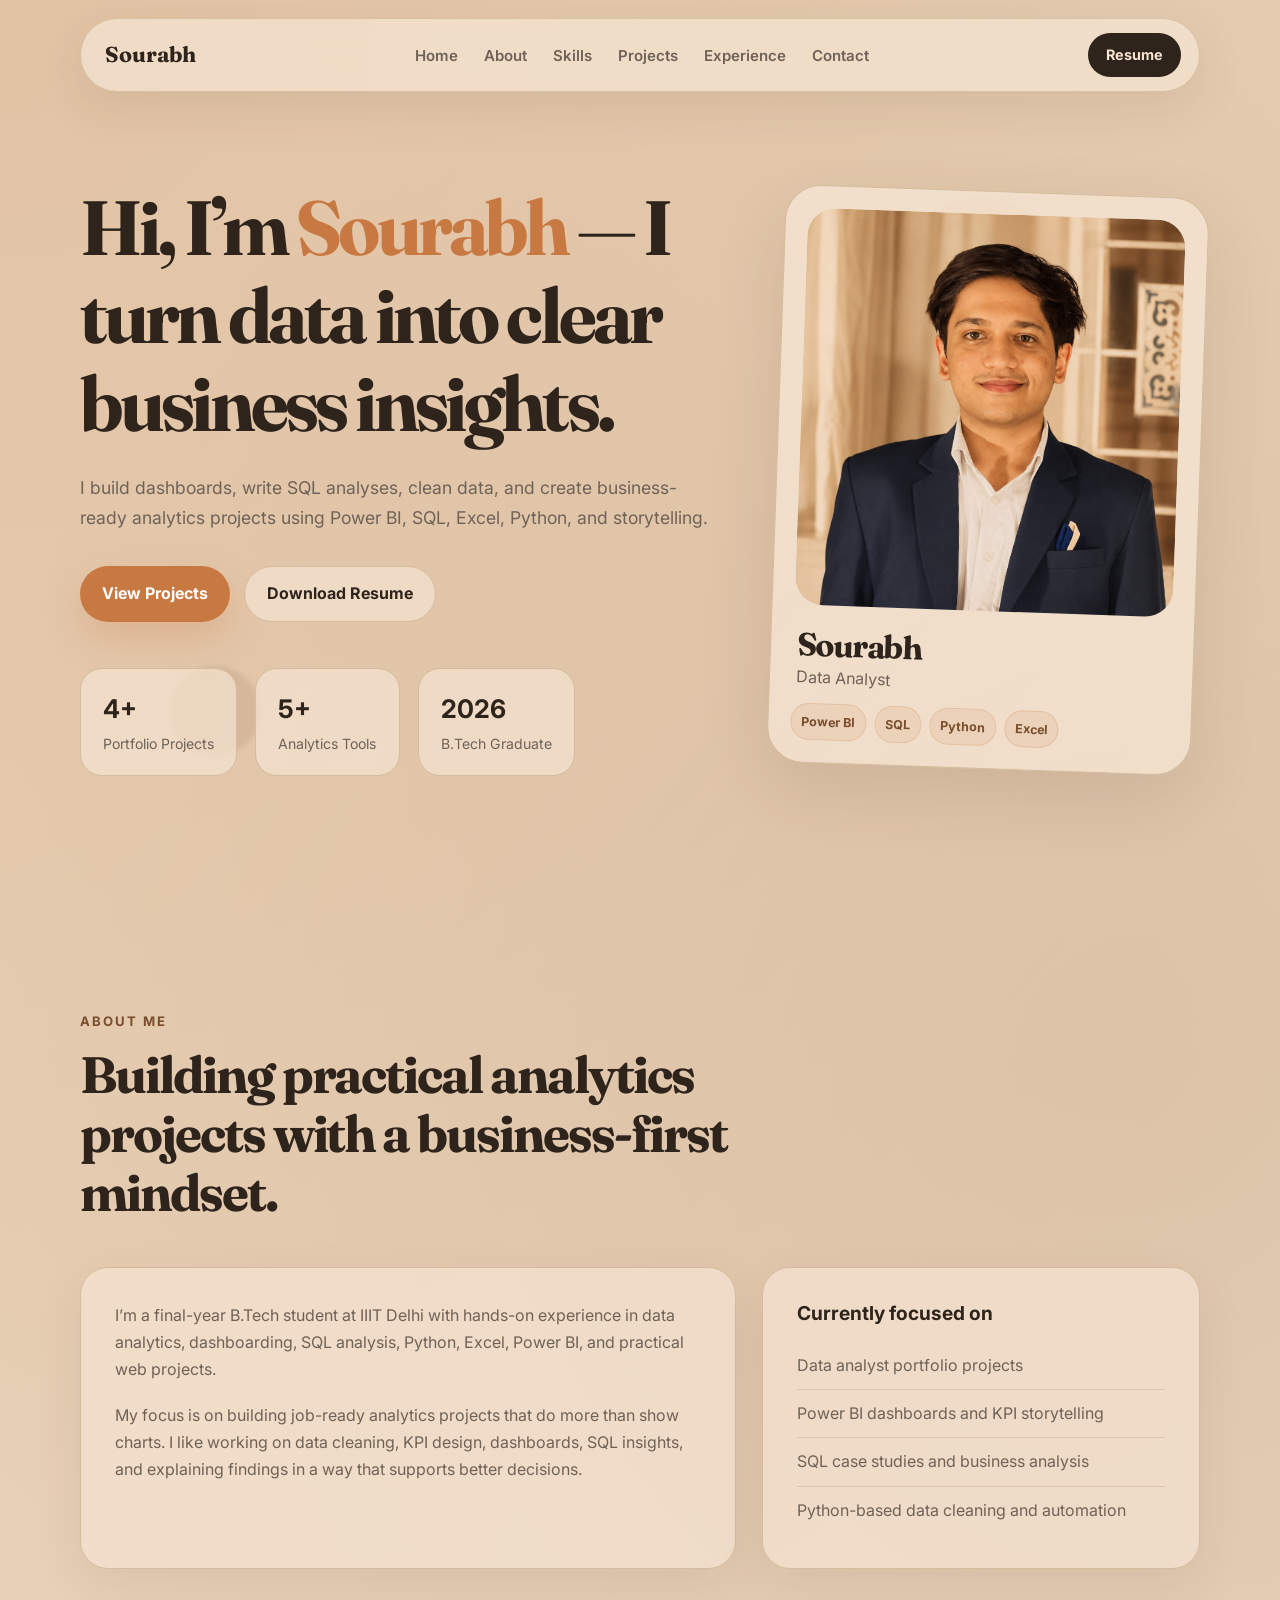
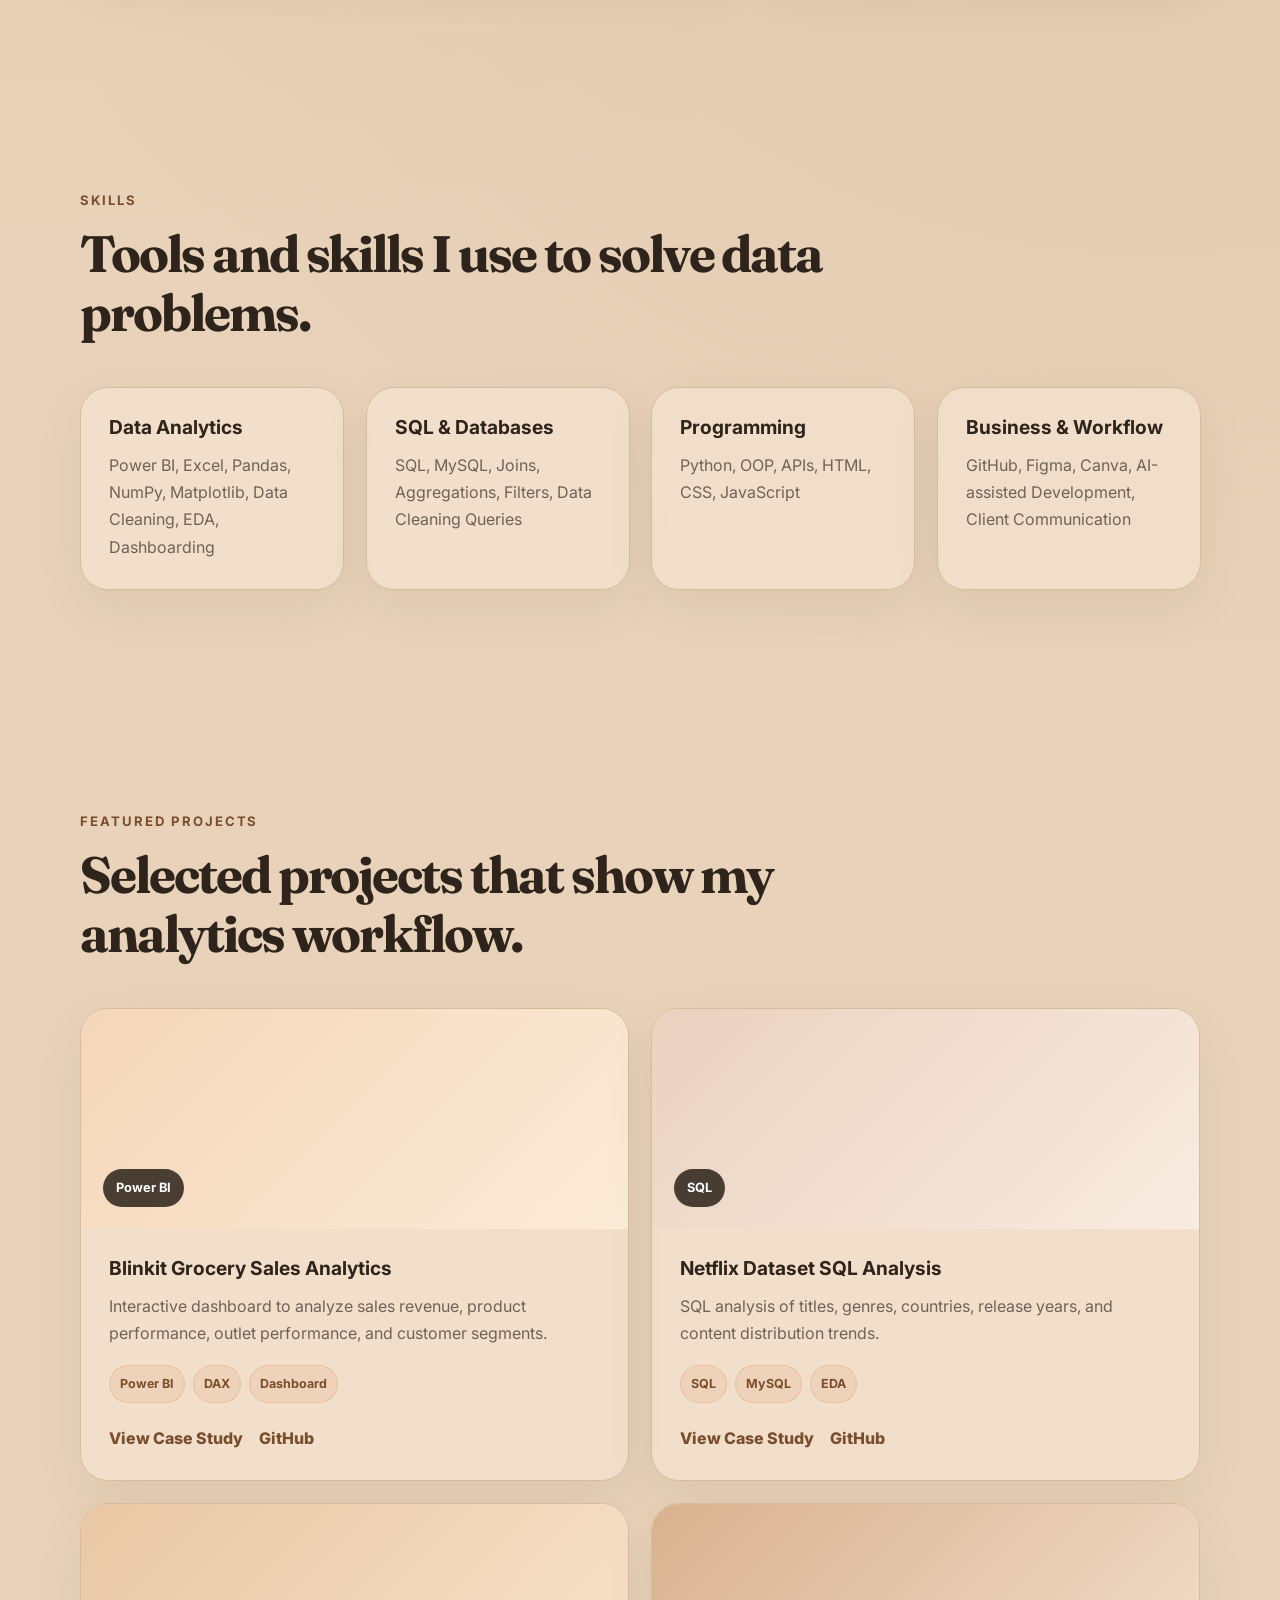
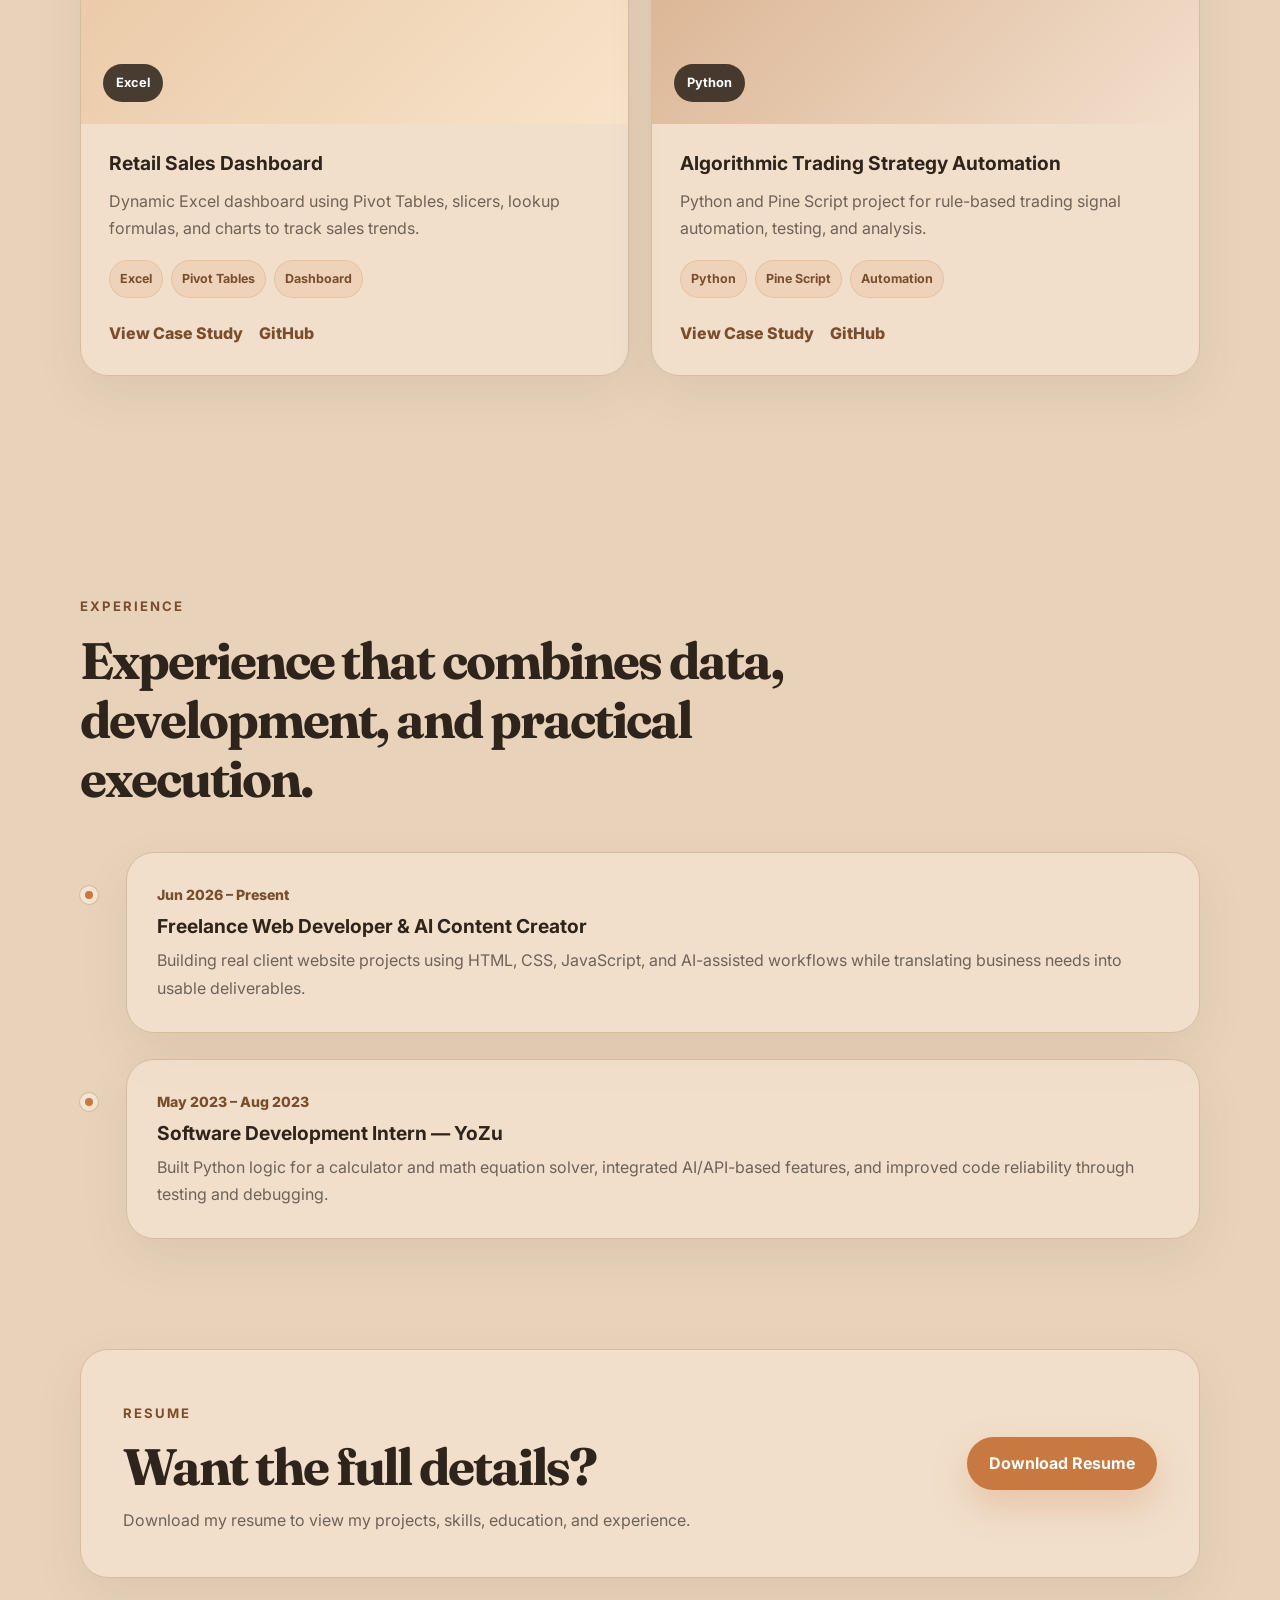
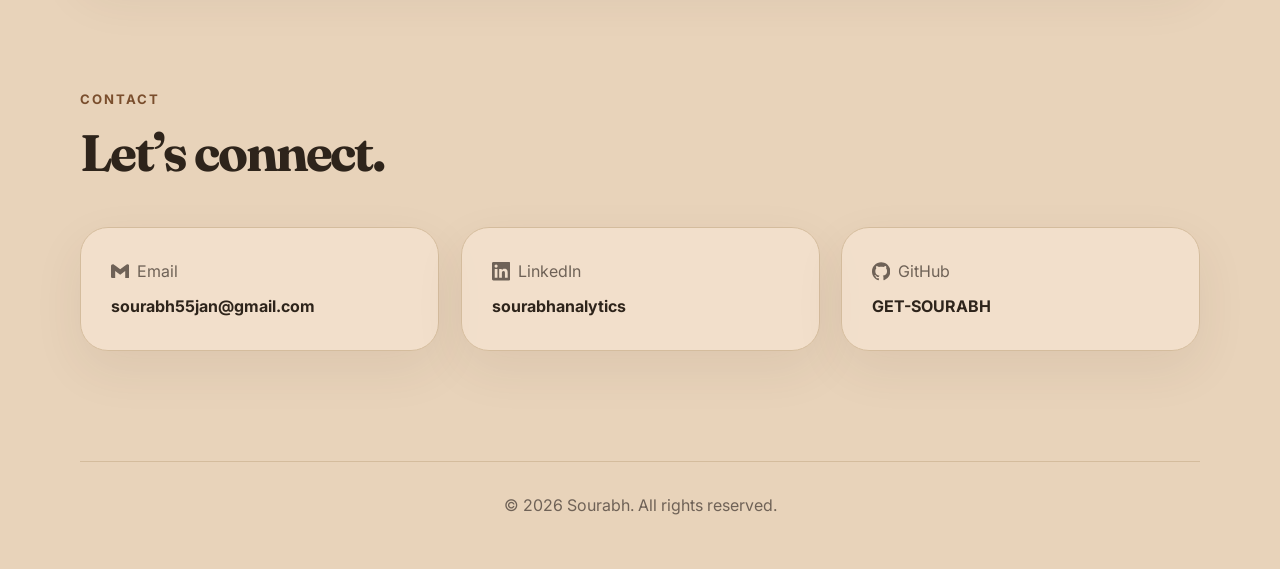
<file: index.html>
<!DOCTYPE html>
<html lang="en">

<head>
    <meta charset="UTF-8" />
    <meta name="viewport" content="width=device-width, initial-scale=1.0" />
    <title>Sourabh | Data Analyst Portfolio</title>

    <link rel="stylesheet" href="css/style.css" />
</head>

<body>

    <!-- Header -->
    <header class="header">
        <nav class="navbar">
            <a href="#home" class="logo">Sourabh</a>

            <ul class="nav-links" id="navLinks">
                <li><a href="#home">Home</a></li>
                <li><a href="#about">About</a></li>
                <li><a href="#skills">Skills</a></li>
                <li><a href="#projects">Projects</a></li>
                <li><a href="#experience">Experience</a></li>
                <li><a href="#contact">Contact</a></li>
            </ul>

            <a href="assets/resume/Sourabh_CV.pdf" class="nav-resume" download>Resume</a>

            <button class="menu-btn" id="menuBtn" aria-label="Open menu">
                <span></span>
                <span></span>
                <span></span>
            </button>
        </nav>
    </header>

    <!-- Hero -->
    <main>
        <section class="hero section" id="home">
            <div class="hero-bg-shape shape-one"></div>
            <div class="hero-bg-shape shape-two"></div>

            <div class="hero-content reveal">


                <h1>
                    Hi, I’m <span>Sourabh</span> — I turn data into clear business insights.
                </h1>

                <p class="hero-text">
                    I build dashboards, write SQL analyses, clean data, and create business-ready
                    analytics projects using Power BI, SQL, Excel, Python, and storytelling.
                </p>

                <div class="hero-buttons">
                    <a href="#projects" class="btn primary-btn">View Projects</a>
                    <a href="assets/resume/Sourabh_CV.pdf" class="btn secondary-btn" download>Download Resume</a>
                </div>

                <div class="hero-stats">
                    <div>
                        <strong>4+</strong>
                        <span>Portfolio Projects</span>
                    </div>
                    <div>
                        <strong>5+</strong>
                        <span>Analytics Tools</span>
                    </div>
                    <div>
                        <strong>2026</strong>
                        <span>B.Tech Graduate</span>
                    </div>
                </div>
            </div>

            <div class="hero-card reveal">
                <div class="profile-card">
                    <div class="profile-image-wrap">
                        <img src="assets/images/sourabh-profile.jpg" alt="Sourabh profile photo"
                            onerror="this.style.display='none'; this.nextElementSibling.style.display='grid';" />
                        <div class="profile-placeholder">S</div>
                    </div>

                    <div class="profile-info">
                        <h2>Sourabh</h2>
                        <p>Data Analyst</p>
                    </div>

                    <div class="mini-tags">
                        <span>Power BI</span>
                        <span>SQL</span>
                        <span>Python</span>
                        <span>Excel</span>
                    </div>
                </div>
            </div>
        </section>

        <!-- About -->
        <section class="about section" id="about">
            <div class="section-heading reveal">
                <p class="eyebrow">About Me</p>
                <h2>Building practical analytics projects with a business-first mindset.</h2>
            </div>

            <div class="about-grid">
                <div class="about-text reveal">
                    <p>
                        I’m a final-year B.Tech student at IIIT Delhi with hands-on experience in
                        data analytics, dashboarding, SQL analysis, Python, Excel, Power BI, and
                        practical web projects.
                    </p>

                    <p>
                        My focus is on building job-ready analytics projects that do more than show
                        charts. I like working on data cleaning, KPI design, dashboards, SQL insights,
                        and explaining findings in a way that supports better decisions.
                    </p>
                </div>

                <div class="about-card reveal">
                    <h3>Currently focused on</h3>
                    <ul>
                        <li>Data analyst portfolio projects</li>
                        <li>Power BI dashboards and KPI storytelling</li>
                        <li>SQL case studies and business analysis</li>
                        <li>Python-based data cleaning and automation</li>
                    </ul>
                </div>
            </div>
        </section>

        <!-- Skills -->
        <section class="skills section" id="skills">
            <div class="section-heading reveal">
                <p class="eyebrow">Skills</p>
                <h2>Tools and skills I use to solve data problems.</h2>
            </div>

            <div class="skills-grid">
                <div class="skill-card reveal">
                    <h3>Data Analytics</h3>
                    <p>Power BI, Excel, Pandas, NumPy, Matplotlib, Data Cleaning, EDA, Dashboarding</p>
                </div>

                <div class="skill-card reveal">
                    <h3>SQL & Databases</h3>
                    <p>SQL, MySQL, Joins, Aggregations, Filters, Data Cleaning Queries</p>
                </div>

                <div class="skill-card reveal">
                    <h3>Programming</h3>
                    <p>Python, OOP, APIs, HTML, CSS, JavaScript</p>
                </div>

                <div class="skill-card reveal">
                    <h3>Business & Workflow</h3>
                    <p>GitHub, Figma, Canva, AI-assisted Development, Client Communication</p>
                </div>
            </div>
        </section>

        <!-- Projects -->
        <section class="projects section" id="projects">
            <div class="section-heading reveal">
                <p class="eyebrow">Featured Projects</p>
                <h2>Selected projects that show my analytics workflow.</h2>
            </div>

            <div class="projects-grid">
                <article class="project-card reveal">
                    <div class="project-image project-one">
                        <span>Power BI</span>
                    </div>
                    <div class="project-content">
                        <h3>Blinkit Grocery Sales Analytics</h3>
                        <p>
                            Interactive dashboard to analyze sales revenue, product performance,
                            outlet performance, and customer segments.
                        </p>
                        <div class="project-tags">
                            <span>Power BI</span>
                            <span>DAX</span>
                            <span>Dashboard</span>
                        </div>
                        <div class="project-links">
                            <a href="projects/blinkit-sales-dashboard.html">View Case Study</a>
                            <a href="https://github.com/GET-SOURABH" target="_blank">GitHub</a>
                        </div>
                    </div>
                </article>

                <article class="project-card reveal">
                    <div class="project-image project-two">
                        <span>SQL</span>
                    </div>
                    <div class="project-content">
                        <h3>Netflix Dataset SQL Analysis</h3>
                        <p>
                            SQL analysis of titles, genres, countries, release years, and content
                            distribution trends.
                        </p>
                        <div class="project-tags">
                            <span>SQL</span>
                            <span>MySQL</span>
                            <span>EDA</span>
                        </div>
                        <div class="project-links">
                            <a href="projects/netflix-sql-analysis.html">View Case Study</a>
                            <a href="https://github.com/GET-SOURABH" target="_blank">GitHub</a>
                        </div>
                    </div>
                </article>

                <article class="project-card reveal">
                    <div class="project-image project-three">
                        <span>Excel</span>
                    </div>
                    <div class="project-content">
                        <h3>Retail Sales Dashboard</h3>
                        <p>
                            Dynamic Excel dashboard using Pivot Tables, slicers, lookup formulas,
                            and charts to track sales trends.
                        </p>
                        <div class="project-tags">
                            <span>Excel</span>
                            <span>Pivot Tables</span>
                            <span>Dashboard</span>
                        </div>
                        <div class="project-links">
                            <a href="projects/retail-sales-dashboard.html">View Case Study</a>
                            <a href="https://github.com/GET-SOURABH" target="_blank">GitHub</a>
                        </div>
                    </div>
                </article>

                <article class="project-card reveal">
                    <div class="project-image project-four">
                        <span>Python</span>
                    </div>
                    <div class="project-content">
                        <h3>Algorithmic Trading Strategy Automation</h3>
                        <p>
                            Python and Pine Script project for rule-based trading signal automation,
                            testing, and analysis.
                        </p>
                        <div class="project-tags">
                            <span>Python</span>
                            <span>Pine Script</span>
                            <span>Automation</span>
                        </div>
                        <div class="project-links">
                            <a href="projects/trading-strategy-automation.html">View Case Study</a>
                            <a href="https://github.com/GET-SOURABH" target="_blank">GitHub</a>
                        </div>
                    </div>
                </article>
            </div>
        </section>

        <!-- Experience -->
        <section class="experience section" id="experience">
            <div class="section-heading reveal">
                <p class="eyebrow">Experience</p>
                <h2>Experience that combines data, development, and practical execution.</h2>
            </div>

            <div class="timeline">
                <div class="timeline-item reveal">
                    <span class="timeline-dot"></span>
                    <div class="timeline-content">
                        <p class="timeline-date">Jun 2026 – Present</p>
                        <h3>Freelance Web Developer & AI Content Creator</h3>
                        <p>
                            Building real client website projects using HTML, CSS, JavaScript, and
                            AI-assisted workflows while translating business needs into usable deliverables.
                        </p>
                    </div>
                </div>

                <div class="timeline-item reveal">
                    <span class="timeline-dot"></span>
                    <div class="timeline-content">
                        <p class="timeline-date">May 2023 – Aug 2023</p>
                        <h3>Software Development Intern — YoZu</h3>
                        <p>
                            Built Python logic for a calculator and math equation solver, integrated
                            AI/API-based features, and improved code reliability through testing and debugging.
                        </p>
                    </div>
                </div>
            </div>
        </section>

        <!-- Resume CTA -->
        <section class="resume-cta section reveal">
            <div>
                <p class="eyebrow">Resume</p>
                <h2>Want the full details?</h2>
                <p>Download my resume to view my projects, skills, education, and experience.</p>
            </div>

            <a href="assets/resume/Sourabh_CV.pdf" class="btn primary-btn" download>Download Resume</a>
        </section>

        <!-- Contact -->
        <section class="contact section" id="contact">
            <div class="section-heading reveal">
                <p class="eyebrow">Contact</p>
                <h2>Let’s connect.</h2>
            </div>

            <div class="contact-grid">
                <a href="mailto:sourabh55jan@gmail.com" class="contact-card reveal">
                    <span>
                        <svg xmlns="http://www.w3.org/2000/svg" width="1em" height="1em" viewBox="0 0 24 24">
                            <path fill="currentColor"
                                d="M24 5.457v13.909c0 .904-.732 1.636-1.636 1.636h-3.819V11.73L12 16.64l-6.545-4.91v9.273H1.636A1.636 1.636 0 0 1 0 19.366V5.457c0-2.023 2.309-3.178 3.927-1.964L5.455 4.64L12 9.548l6.545-4.91l1.528-1.145C21.69 2.28 24 3.434 24 5.457" />
                        </svg>
                        Email
                    </span>
                    <strong>sourabh55jan@gmail.com</strong>
                </a>

                <a href="https://www.linkedin.com/in/sourabhanalytics/" target="_blank" class="contact-card reveal">
                    <span>
                        <svg xmlns="http://www.w3.org/2000/svg" width="1em" height="1em" viewBox="0 0 24 24">
                            <path fill="currentColor"
                                d="M20.447 20.452h-3.554v-5.569c0-1.328-.027-3.037-1.852-3.037c-1.853 0-2.136 1.445-2.136 2.939v5.667H9.351V9h3.414v1.561h.046c.477-.9 1.637-1.85 3.37-1.85c3.601 0 4.267 2.37 4.267 5.455v6.286zM5.337 7.433a2.06 2.06 0 0 1-2.063-2.065a2.064 2.064 0 1 1 2.063 2.065m1.782 13.019H3.555V9h3.564zM22.225 0H1.771C.792 0 0 .774 0 1.729v20.542C0 23.227.792 24 1.771 24h20.451C23.2 24 24 23.227 24 22.271V1.729C24 .774 23.2 0 22.222 0z" />
                        </svg>
                        LinkedIn
                    </span>
                    <strong>sourabhanalytics</strong>
                </a>

                <a href="https://github.com/GET-SOURABH" target="_blank" class="contact-card reveal">
                    <span>
                        <svg xmlns="http://www.w3.org/2000/svg" width="1em" height="1em" viewBox="0 0 24 24">
                            <path fill="currentColor"
                                d="M12 .297c-6.63 0-12 5.373-12 12c0 5.303 3.438 9.8 8.205 11.385c.6.113.82-.258.82-.577c0-.285-.01-1.04-.015-2.04c-3.338.724-4.042-1.61-4.042-1.61C4.422 18.07 3.633 17.7 3.633 17.7c-1.087-.744.084-.729.084-.729c1.205.084 1.838 1.236 1.838 1.236c1.07 1.835 2.809 1.305 3.495.998c.108-.776.417-1.305.76-1.605c-2.665-.3-5.466-1.332-5.466-5.93c0-1.31.465-2.38 1.235-3.22c-.135-.303-.54-1.523.105-3.176c0 0 1.005-.322 3.3 1.23c.96-.267 1.98-.399 3-.405c1.02.006 2.04.138 3 .405c2.28-1.552 3.285-1.23 3.285-1.23c.645 1.653.24 2.873.12 3.176c.765.84 1.23 1.91 1.23 3.22c0 4.61-2.805 5.625-5.475 5.92c.42.36.81 1.096.81 2.22c0 1.606-.015 2.896-.015 3.286c0 .315.21.69.825.57C20.565 22.092 24 17.592 24 12.297c0-6.627-5.373-12-12-12" />
                        </svg>
                        GitHub
                    </span>
                    <strong>GET-SOURABH</strong>
                </a>
            </div>
        </section>
    </main>

    <!-- Footer -->
    <footer class="footer">
        <p>© 2026 Sourabh. All rights reserved.</p>
    </footer>

    <script src="js/script.js"></script>
</body>

</html>
</file>
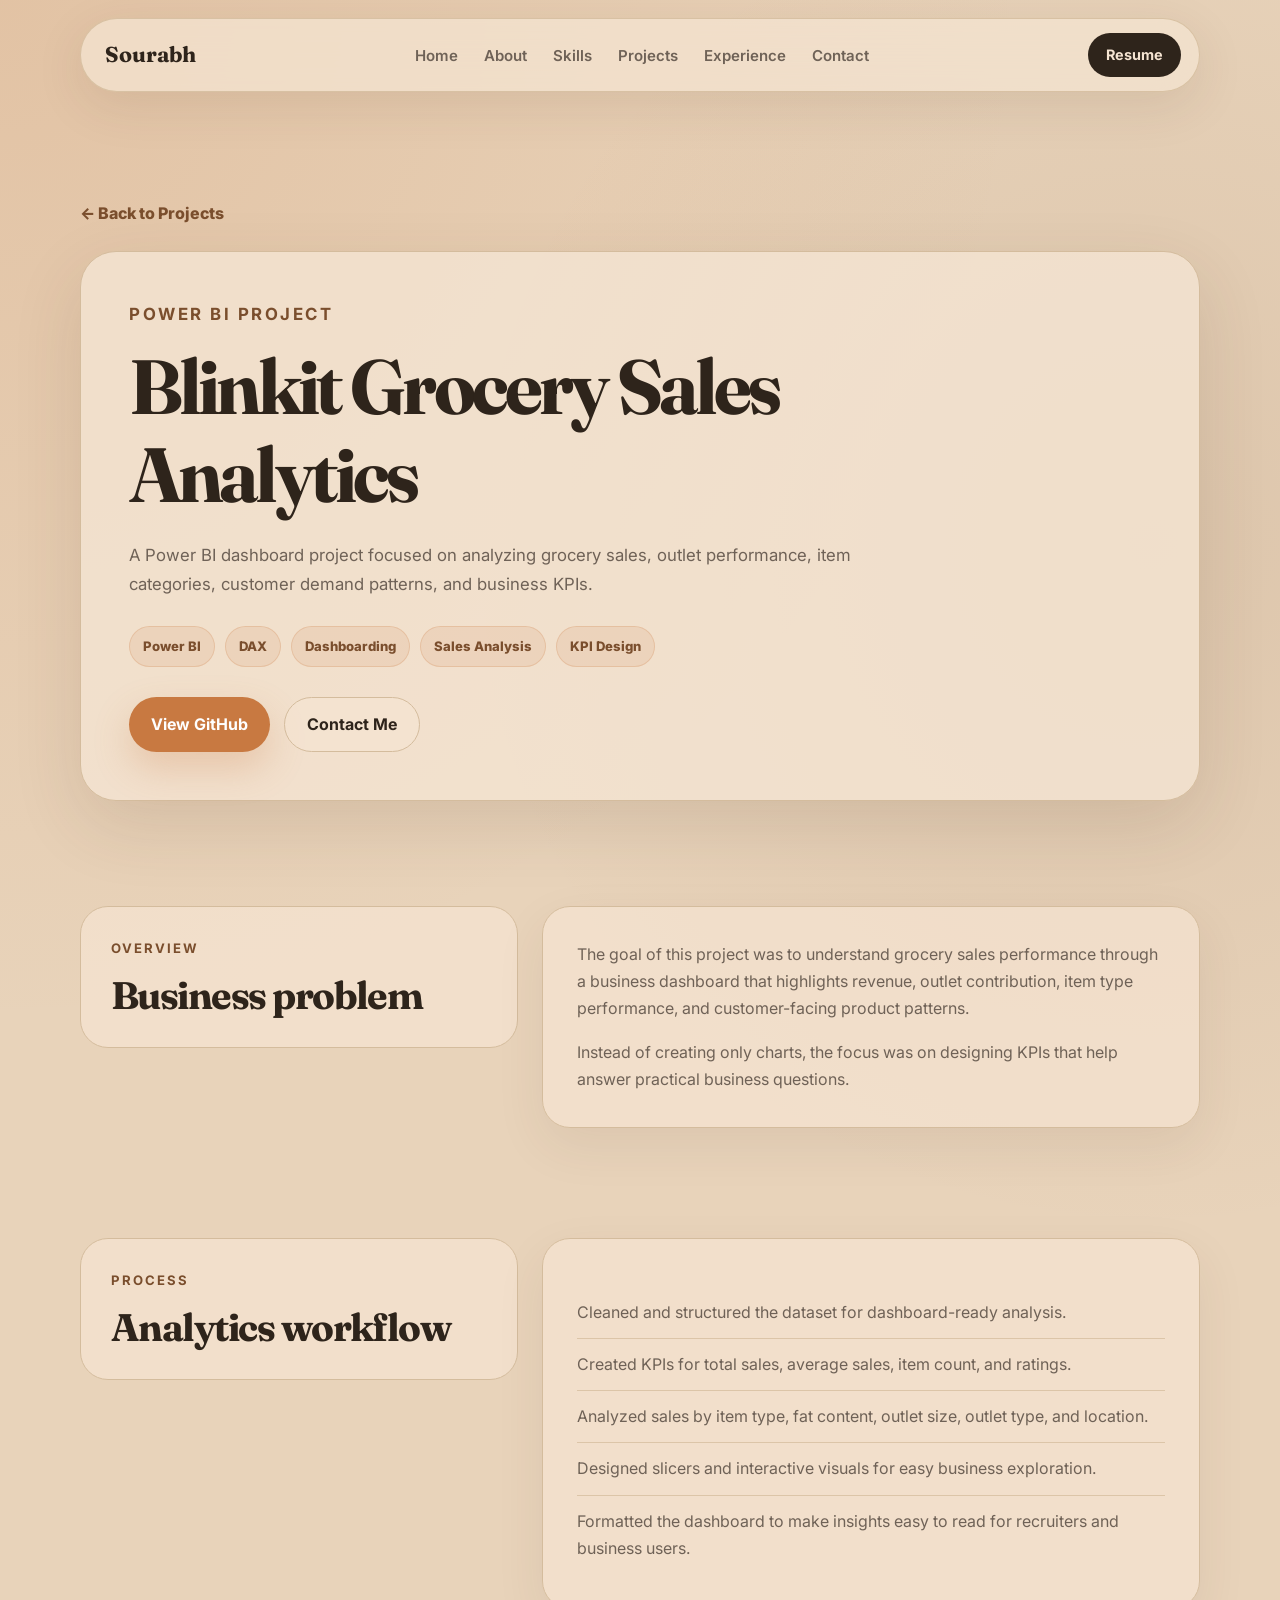
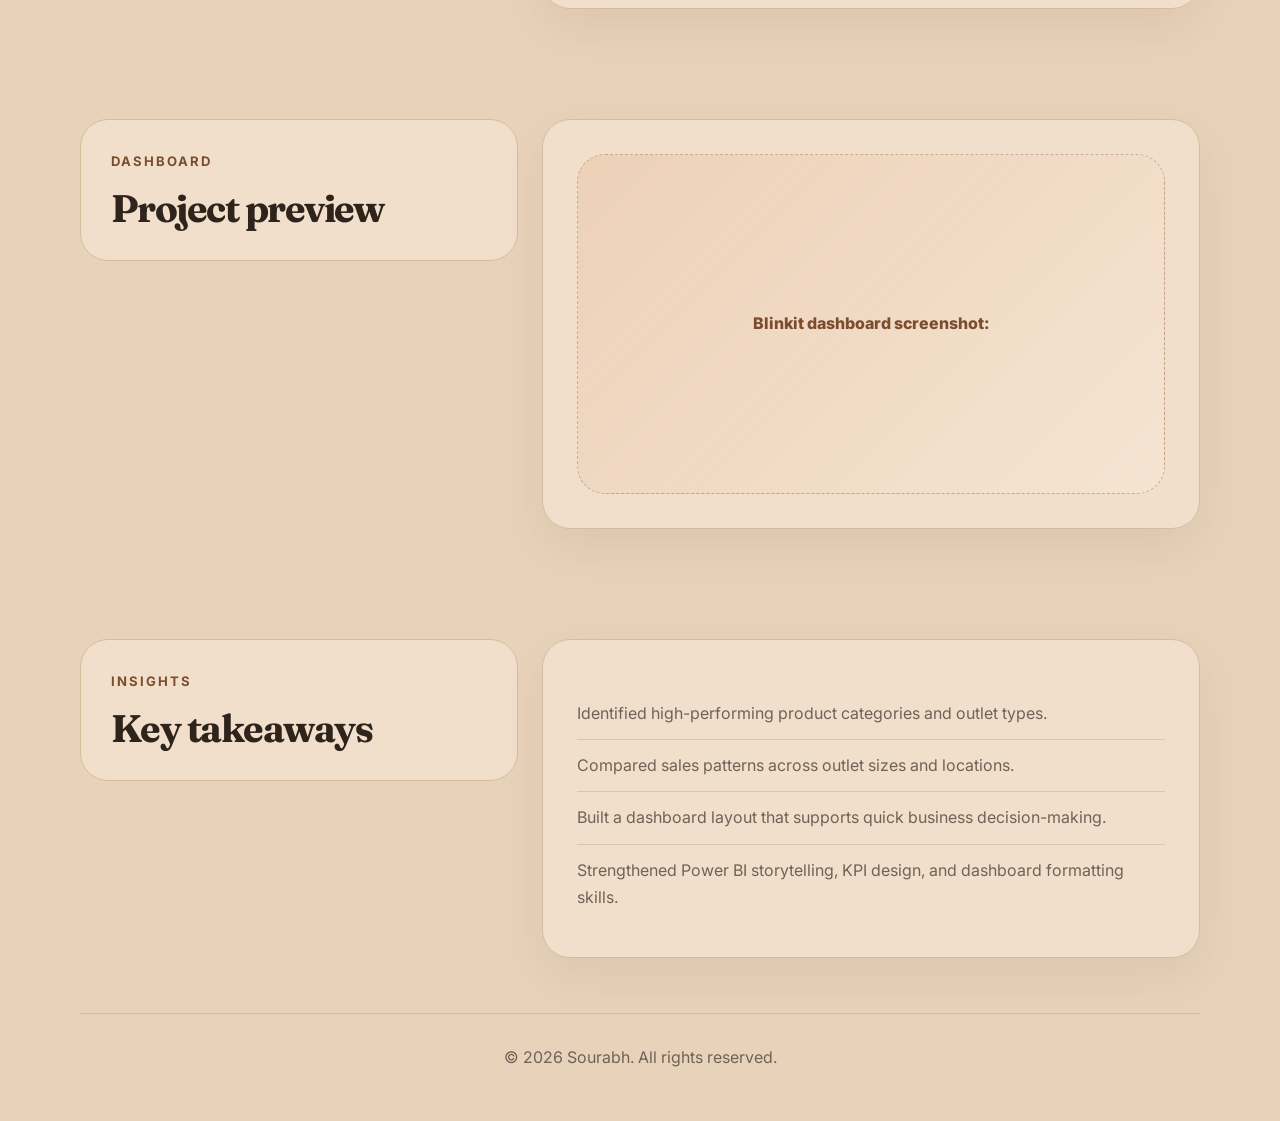
<file: projects/blinkit-sales-dashboard.html>
<!DOCTYPE html>
<html lang="en">

<head>
    <meta charset="UTF-8" />
    <meta name="viewport" content="width=device-width, initial-scale=1.0" />
    <title>Blinkit Sales Dashboard | Sourabh</title>
    <link rel="stylesheet" href="../css/style.css" />
</head>

<body>

    <header class="header">
        <nav class="navbar">
            <a href="../index.html#home" class="logo">Sourabh</a>

            <ul class="nav-links" id="navLinks">
                <li><a href="../index.html#home">Home</a></li>
                <li><a href="../index.html#about">About</a></li>
                <li><a href="../index.html#skills">Skills</a></li>
                <li><a href="../index.html#projects">Projects</a></li>
                <li><a href="../index.html#experience">Experience</a></li>
                <li><a href="../index.html#contact">Contact</a></li>
            </ul>

            <a href="../assets/resume/Sourabh_CV.pdf" class="nav-resume" download>Resume</a>

            <button class="menu-btn" id="menuBtn" aria-label="Open menu">
                <span></span><span></span><span></span>
            </button>
        </nav>
    </header>

    <main class="project-page-main">
        <section class="project-hero-page reveal">
            <a href="../index.html#projects" class="back-link">← Back to Projects</a>

            <div class="project-hero-card">
                <p class="eyebrow">Power BI Project</p>
                <h1>Blinkit Grocery Sales Analytics</h1>
                <p>
                    A Power BI dashboard project focused on analyzing grocery sales, outlet performance,
                    item categories, customer demand patterns, and business KPIs.
                </p>

                <div class="project-meta">
                    <span>Power BI</span>
                    <span>DAX</span>
                    <span>Dashboarding</span>
                    <span>Sales Analysis</span>
                    <span>KPI Design</span>
                </div>

                <div class="project-page-buttons">
                    <a href="https://github.com/GET-SOURABH" target="_blank" class="btn primary-btn">View GitHub</a>
                    <a href="../index.html#contact" class="btn secondary-btn">Contact Me</a>
                </div>
            </div>
        </section>

        <section class="case-section">
            <div class="case-grid">
                <div class="case-title reveal">
                    <p class="eyebrow">Overview</p>
                    <h2>Business problem</h2>
                </div>

                <div class="case-content reveal">
                    <p>
                        The goal of this project was to understand grocery sales performance through
                        a business dashboard that highlights revenue, outlet contribution, item type
                        performance, and customer-facing product patterns.
                    </p>
                    <p>
                        Instead of creating only charts, the focus was on designing KPIs that help
                        answer practical business questions.
                    </p>
                </div>
            </div>
        </section>

        <section class="case-section">
            <div class="case-grid">
                <div class="case-title reveal">
                    <p class="eyebrow">Process</p>
                    <h2>Analytics workflow</h2>
                </div>

                <div class="case-content reveal">
                    <ul>
                        <li>Cleaned and structured the dataset for dashboard-ready analysis.</li>
                        <li>Created KPIs for total sales, average sales, item count, and ratings.</li>
                        <li>Analyzed sales by item type, fat content, outlet size, outlet type, and location.</li>
                        <li>Designed slicers and interactive visuals for easy business exploration.</li>
                        <li>Formatted the dashboard to make insights easy to read for recruiters and business users.
                        </li>
                    </ul>
                </div>
            </div>
        </section>

        <section class="case-section">
            <div class="case-grid">
                <div class="case-title reveal">
                    <p class="eyebrow">Dashboard</p>
                    <h2>Project preview</h2>
                </div>

                <div class="case-content reveal">
                    <div class="dashboard-placeholder">
                        Blinkit dashboard screenshot:
                    </div>
                </div>
            </div>
        </section>

        <section class="case-section">
            <div class="case-grid">
                <div class="case-title reveal">
                    <p class="eyebrow">Insights</p>
                    <h2>Key takeaways</h2>
                </div>

                <div class="case-content reveal">
                    <ul>
                        <li>Identified high-performing product categories and outlet types.</li>
                        <li>Compared sales patterns across outlet sizes and locations.</li>
                        <li>Built a dashboard layout that supports quick business decision-making.</li>
                        <li>Strengthened Power BI storytelling, KPI design, and dashboard formatting skills.</li>
                    </ul>
                </div>
            </div>
        </section>
    </main>

    <footer class="footer">
        <p>© 2026 Sourabh. All rights reserved.</p>
    </footer>

    <script src="../js/script.js"></script>
</body>

</html>
</file>
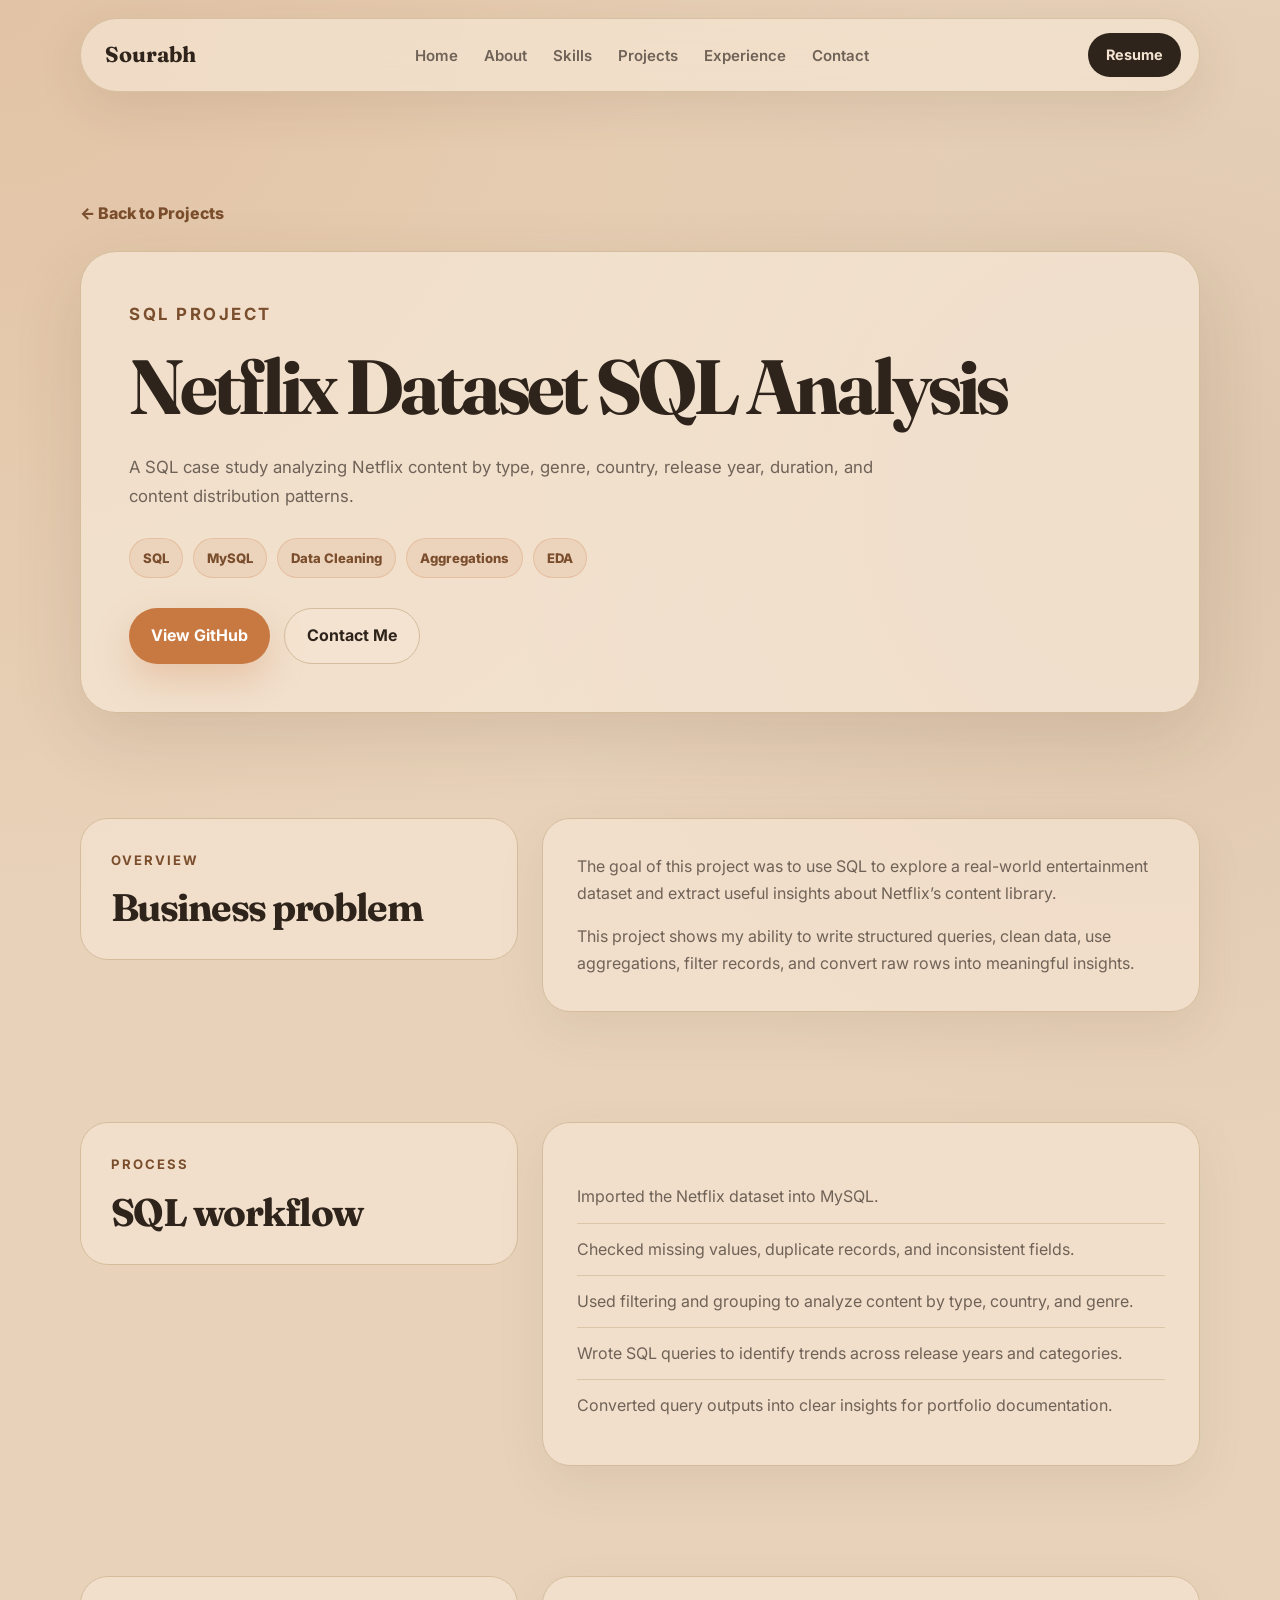
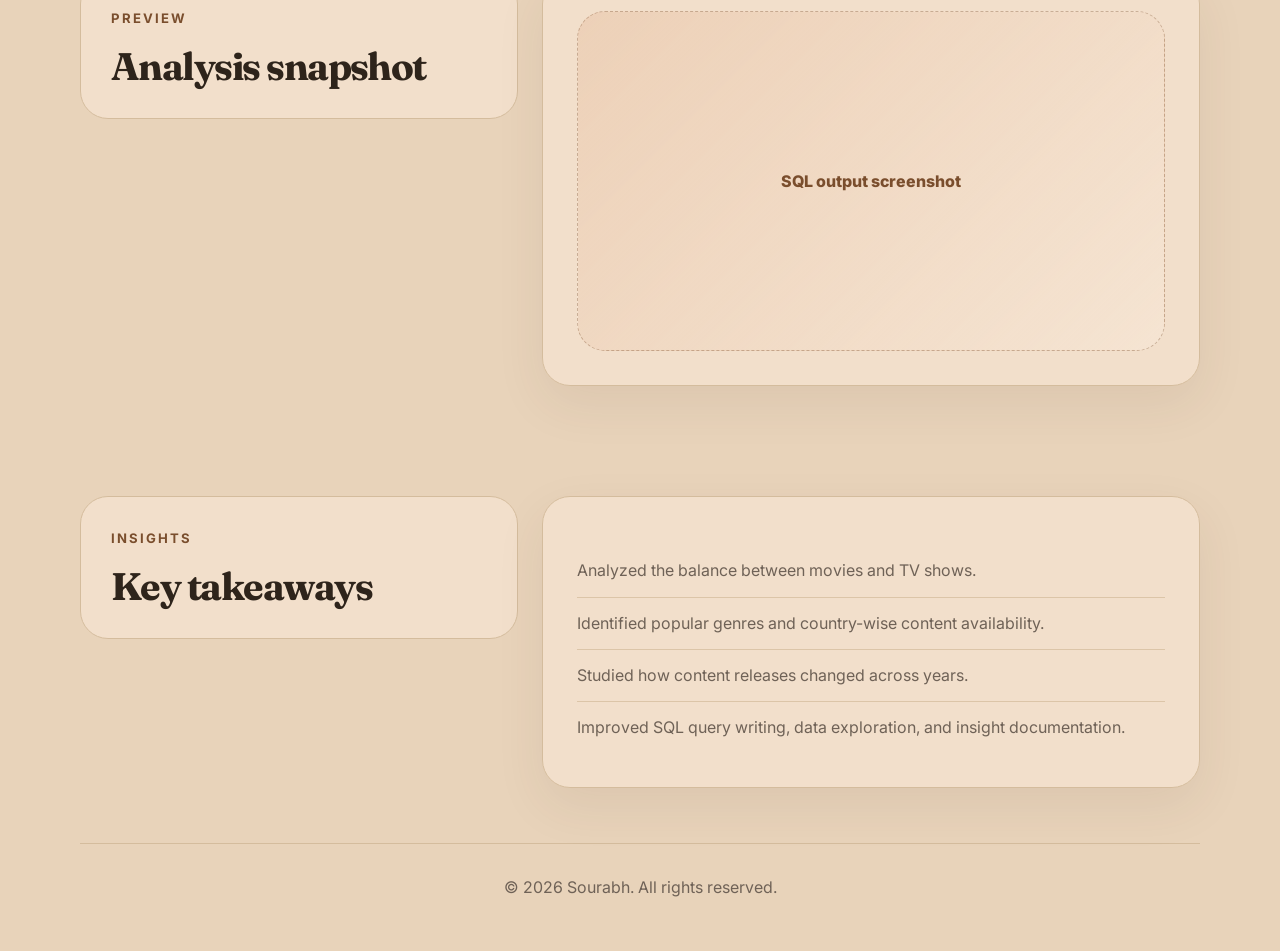
<file: projects/netflix-sql-analysis.html>
<!DOCTYPE html>
<html lang="en">

<head>
    <meta charset="UTF-8" />
    <meta name="viewport" content="width=device-width, initial-scale=1.0" />
    <title>Netflix SQL Analysis | Sourabh</title>
    <link rel="stylesheet" href="../css/style.css" />
</head>

<body>

    <header class="header">
        <nav class="navbar">
            <a href="../index.html#home" class="logo">Sourabh</a>

            <ul class="nav-links" id="navLinks">
                <li><a href="../index.html#home">Home</a></li>
                <li><a href="../index.html#about">About</a></li>
                <li><a href="../index.html#skills">Skills</a></li>
                <li><a href="../index.html#projects">Projects</a></li>
                <li><a href="../index.html#experience">Experience</a></li>
                <li><a href="../index.html#contact">Contact</a></li>
            </ul>

            <a href="../assets/resume/Sourabh_CV.pdf" class="nav-resume" download>Resume</a>

            <button class="menu-btn" id="menuBtn" aria-label="Open menu">
                <span></span><span></span><span></span>
            </button>
        </nav>
    </header>

    <main class="project-page-main">
        <section class="project-hero-page reveal">
            <a href="../index.html#projects" class="back-link">← Back to Projects</a>

            <div class="project-hero-card">
                <p class="eyebrow">SQL Project</p>
                <h1>Netflix Dataset SQL Analysis</h1>
                <p>
                    A SQL case study analyzing Netflix content by type, genre, country,
                    release year, duration, and content distribution patterns.
                </p>

                <div class="project-meta">
                    <span>SQL</span>
                    <span>MySQL</span>
                    <span>Data Cleaning</span>
                    <span>Aggregations</span>
                    <span>EDA</span>
                </div>

                <div class="project-page-buttons">
                    <a href="https://github.com/GET-SOURABH" target="_blank" class="btn primary-btn">View GitHub</a>
                    <a href="../index.html#contact" class="btn secondary-btn">Contact Me</a>
                </div>
            </div>
        </section>

        <section class="case-section">
            <div class="case-grid">
                <div class="case-title reveal">
                    <p class="eyebrow">Overview</p>
                    <h2>Business problem</h2>
                </div>

                <div class="case-content reveal">
                    <p>
                        The goal of this project was to use SQL to explore a real-world entertainment
                        dataset and extract useful insights about Netflix’s content library.
                    </p>
                    <p>
                        This project shows my ability to write structured queries, clean data,
                        use aggregations, filter records, and convert raw rows into meaningful insights.
                    </p>
                </div>
            </div>
        </section>

        <section class="case-section">
            <div class="case-grid">
                <div class="case-title reveal">
                    <p class="eyebrow">Process</p>
                    <h2>SQL workflow</h2>
                </div>

                <div class="case-content reveal">
                    <ul>
                        <li>Imported the Netflix dataset into MySQL.</li>
                        <li>Checked missing values, duplicate records, and inconsistent fields.</li>
                        <li>Used filtering and grouping to analyze content by type, country, and genre.</li>
                        <li>Wrote SQL queries to identify trends across release years and categories.</li>
                        <li>Converted query outputs into clear insights for portfolio documentation.</li>
                    </ul>
                </div>
            </div>
        </section>

        <section class="case-section">
            <div class="case-grid">
                <div class="case-title reveal">
                    <p class="eyebrow">Preview</p>
                    <h2>Analysis snapshot</h2>
                </div>

                <div class="case-content reveal">
                    <div class="dashboard-placeholder">
                        SQL output screenshot
                    </div>
                </div>
            </div>
        </section>

        <section class="case-section">
            <div class="case-grid">
                <div class="case-title reveal">
                    <p class="eyebrow">Insights</p>
                    <h2>Key takeaways</h2>
                </div>

                <div class="case-content reveal">
                    <ul>
                        <li>Analyzed the balance between movies and TV shows.</li>
                        <li>Identified popular genres and country-wise content availability.</li>
                        <li>Studied how content releases changed across years.</li>
                        <li>Improved SQL query writing, data exploration, and insight documentation.</li>
                    </ul>
                </div>
            </div>
        </section>
    </main>

    <footer class="footer">
        <p>© 2026 Sourabh. All rights reserved.</p>
    </footer>

    <script src="../js/script.js"></script>
</body>

</html>
</file>
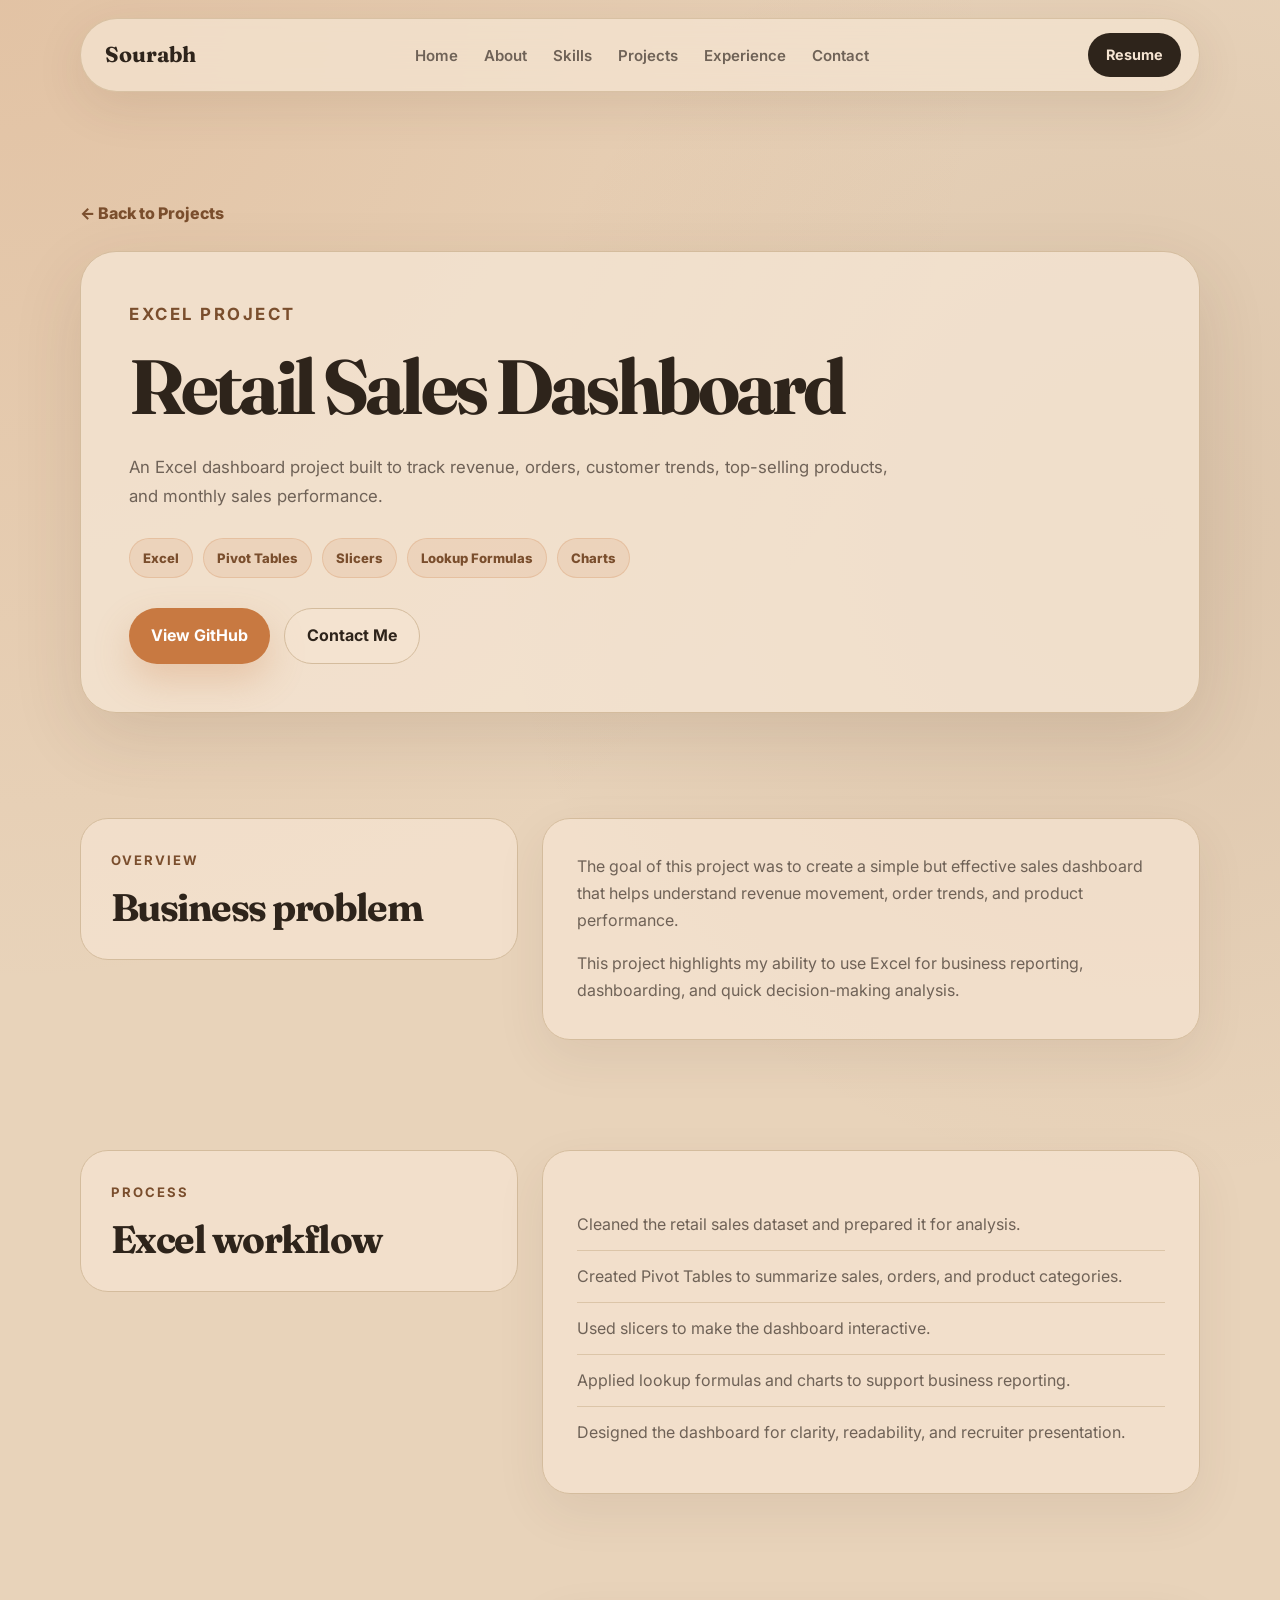
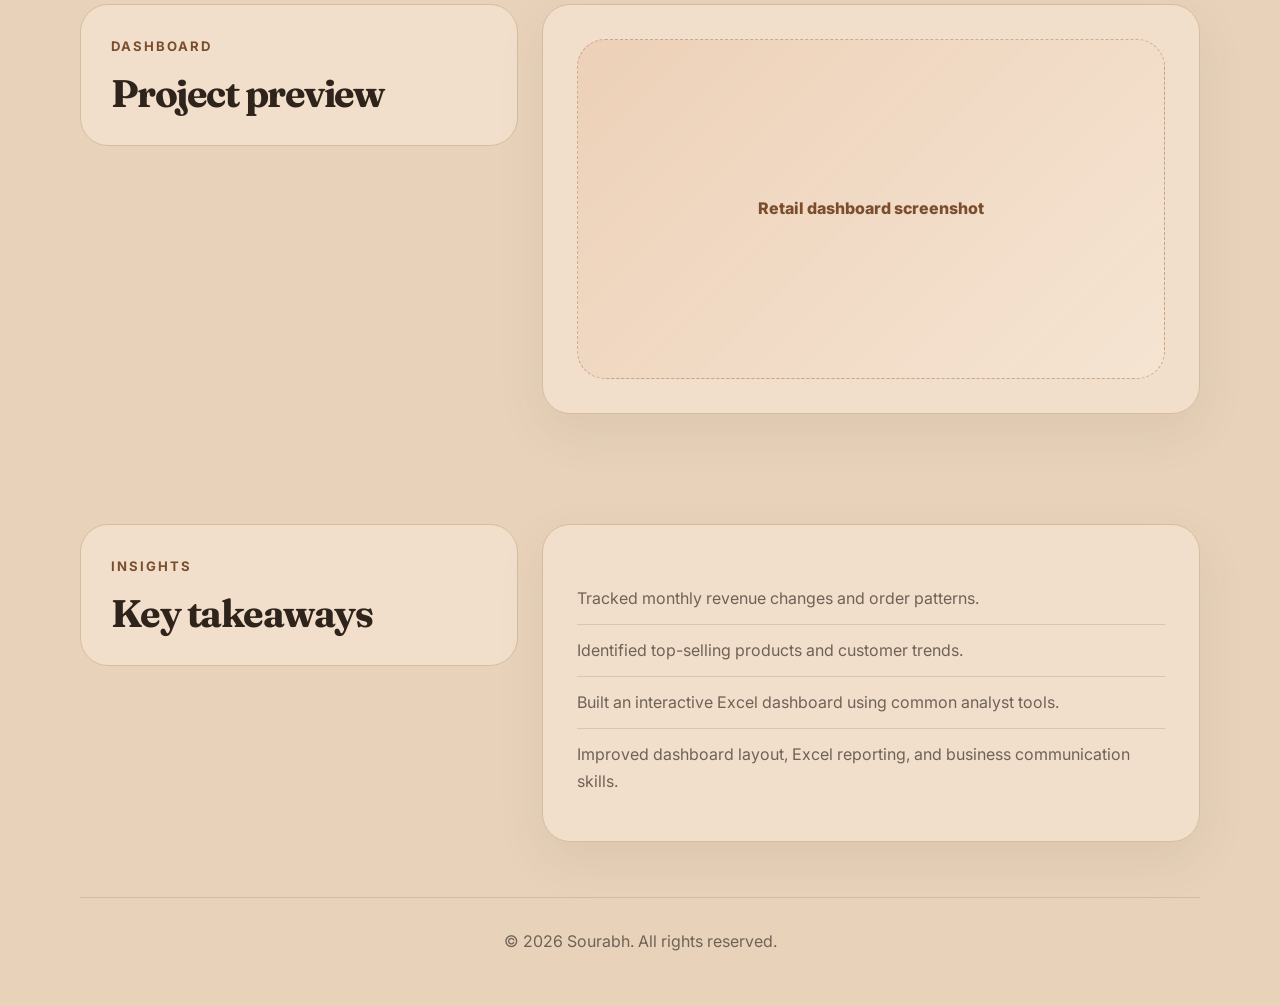
<file: projects/retail-sales-dashboard.html>
<!DOCTYPE html>
<html lang="en">

<head>
    <meta charset="UTF-8" />
    <meta name="viewport" content="width=device-width, initial-scale=1.0" />
    <title>Retail Sales Dashboard | Sourabh</title>
    <link rel="stylesheet" href="../css/style.css" />
</head>

<body>

    <header class="header">
        <nav class="navbar">
            <a href="../index.html#home" class="logo">Sourabh</a>

            <ul class="nav-links" id="navLinks">
                <li><a href="../index.html#home">Home</a></li>
                <li><a href="../index.html#about">About</a></li>
                <li><a href="../index.html#skills">Skills</a></li>
                <li><a href="../index.html#projects">Projects</a></li>
                <li><a href="../index.html#experience">Experience</a></li>
                <li><a href="../index.html#contact">Contact</a></li>
            </ul>

            <a href="../assets/resume/Sourabh_CV.pdf" class="nav-resume" download>Resume</a>

            <button class="menu-btn" id="menuBtn" aria-label="Open menu">
                <span></span><span></span><span></span>
            </button>
        </nav>
    </header>

    <main class="project-page-main">
        <section class="project-hero-page reveal">
            <a href="../index.html#projects" class="back-link">← Back to Projects</a>

            <div class="project-hero-card">
                <p class="eyebrow">Excel Project</p>
                <h1>Retail Sales Dashboard</h1>
                <p>
                    An Excel dashboard project built to track revenue, orders, customer trends,
                    top-selling products, and monthly sales performance.
                </p>

                <div class="project-meta">
                    <span>Excel</span>
                    <span>Pivot Tables</span>
                    <span>Slicers</span>
                    <span>Lookup Formulas</span>
                    <span>Charts</span>
                </div>

                <div class="project-page-buttons">
                    <a href="https://github.com/GET-SOURABH" target="_blank" class="btn primary-btn">View GitHub</a>
                    <a href="../index.html#contact" class="btn secondary-btn">Contact Me</a>
                </div>
            </div>
        </section>

        <section class="case-section">
            <div class="case-grid">
                <div class="case-title reveal">
                    <p class="eyebrow">Overview</p>
                    <h2>Business problem</h2>
                </div>

                <div class="case-content reveal">
                    <p>
                        The goal of this project was to create a simple but effective sales dashboard
                        that helps understand revenue movement, order trends, and product performance.
                    </p>
                    <p>
                        This project highlights my ability to use Excel for business reporting,
                        dashboarding, and quick decision-making analysis.
                    </p>
                </div>
            </div>
        </section>

        <section class="case-section">
            <div class="case-grid">
                <div class="case-title reveal">
                    <p class="eyebrow">Process</p>
                    <h2>Excel workflow</h2>
                </div>

                <div class="case-content reveal">
                    <ul>
                        <li>Cleaned the retail sales dataset and prepared it for analysis.</li>
                        <li>Created Pivot Tables to summarize sales, orders, and product categories.</li>
                        <li>Used slicers to make the dashboard interactive.</li>
                        <li>Applied lookup formulas and charts to support business reporting.</li>
                        <li>Designed the dashboard for clarity, readability, and recruiter presentation.</li>
                    </ul>
                </div>
            </div>
        </section>

        <section class="case-section">
            <div class="case-grid">
                <div class="case-title reveal">
                    <p class="eyebrow">Dashboard</p>
                    <h2>Project preview</h2>
                </div>

                <div class="case-content reveal">
                    <div class="dashboard-placeholder">
                        Retail dashboard screenshot
                    </div>
                </div>
            </div>
        </section>

        <section class="case-section">
            <div class="case-grid">
                <div class="case-title reveal">
                    <p class="eyebrow">Insights</p>
                    <h2>Key takeaways</h2>
                </div>

                <div class="case-content reveal">
                    <ul>
                        <li>Tracked monthly revenue changes and order patterns.</li>
                        <li>Identified top-selling products and customer trends.</li>
                        <li>Built an interactive Excel dashboard using common analyst tools.</li>
                        <li>Improved dashboard layout, Excel reporting, and business communication skills.</li>
                    </ul>
                </div>
            </div>
        </section>
    </main>

    <footer class="footer">
        <p>© 2026 Sourabh. All rights reserved.</p>
    </footer>

    <script src="../js/script.js"></script>
</body>

</html>
</file>
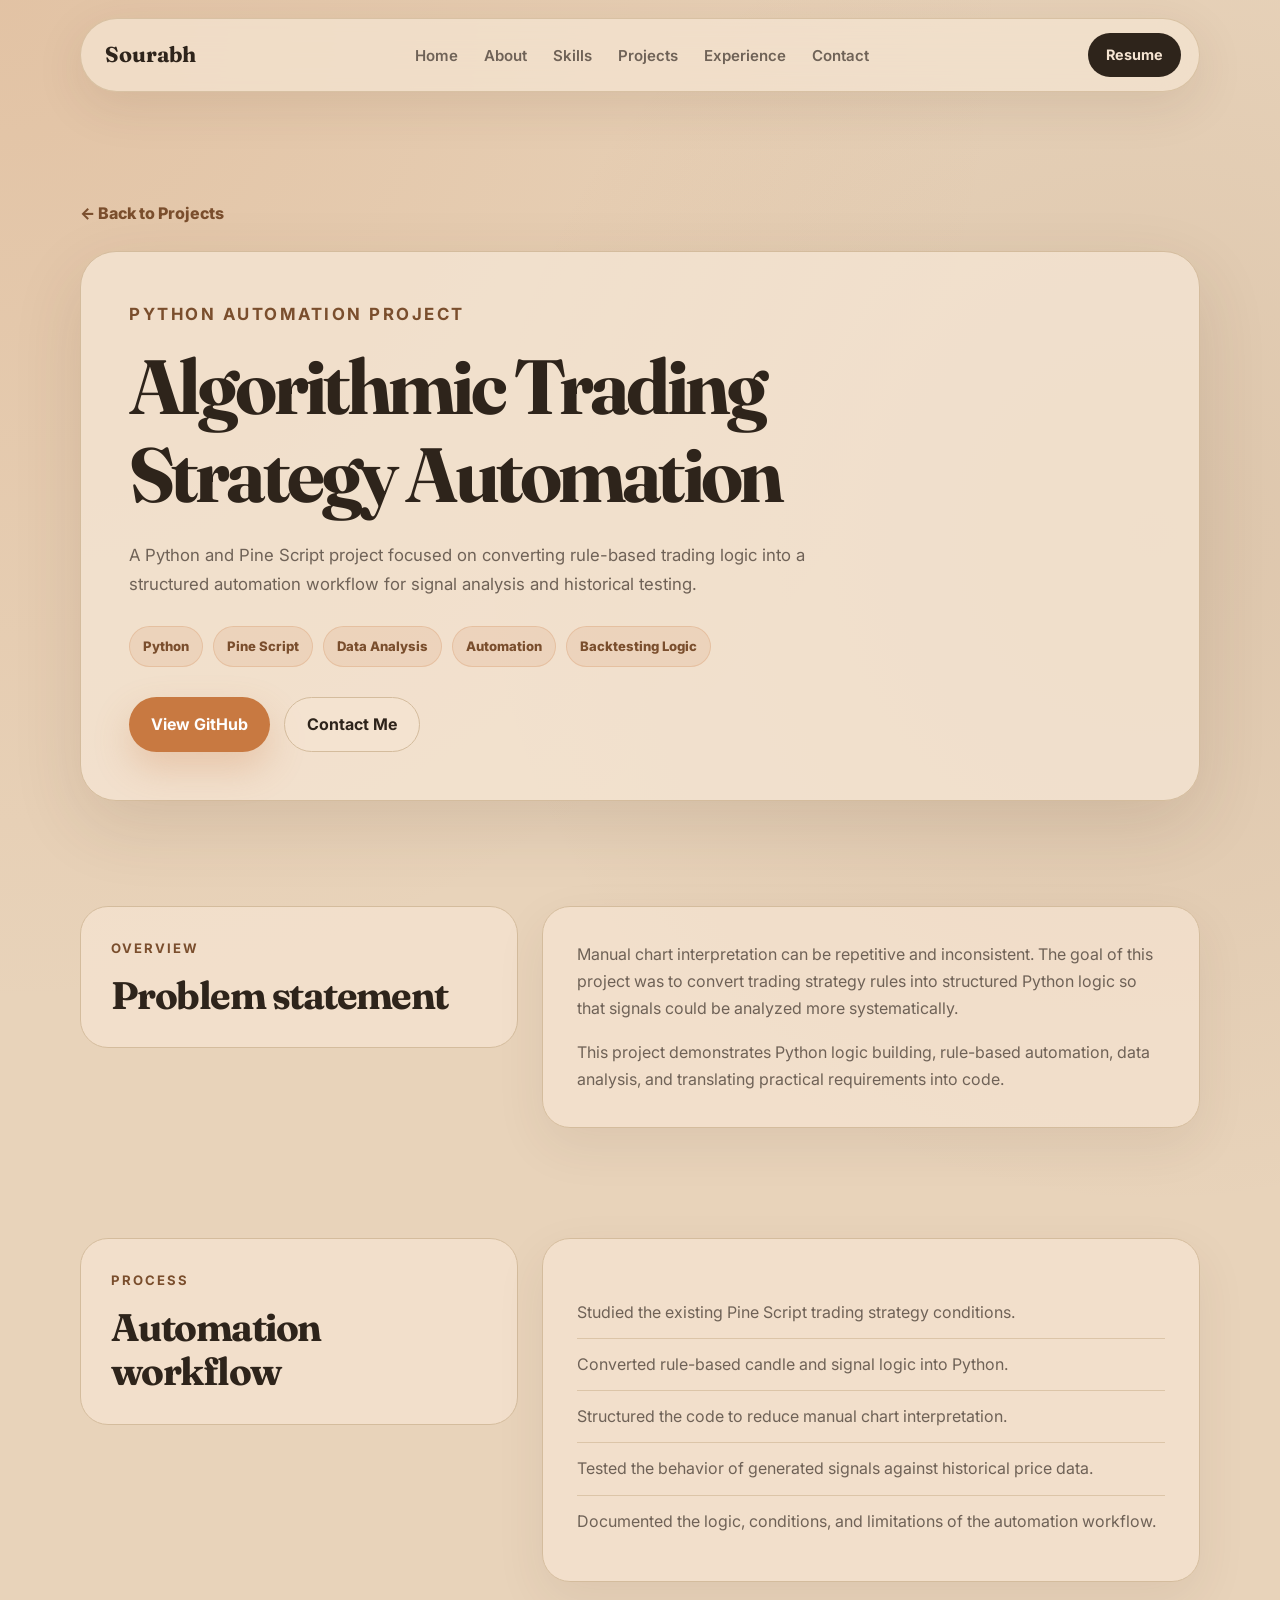
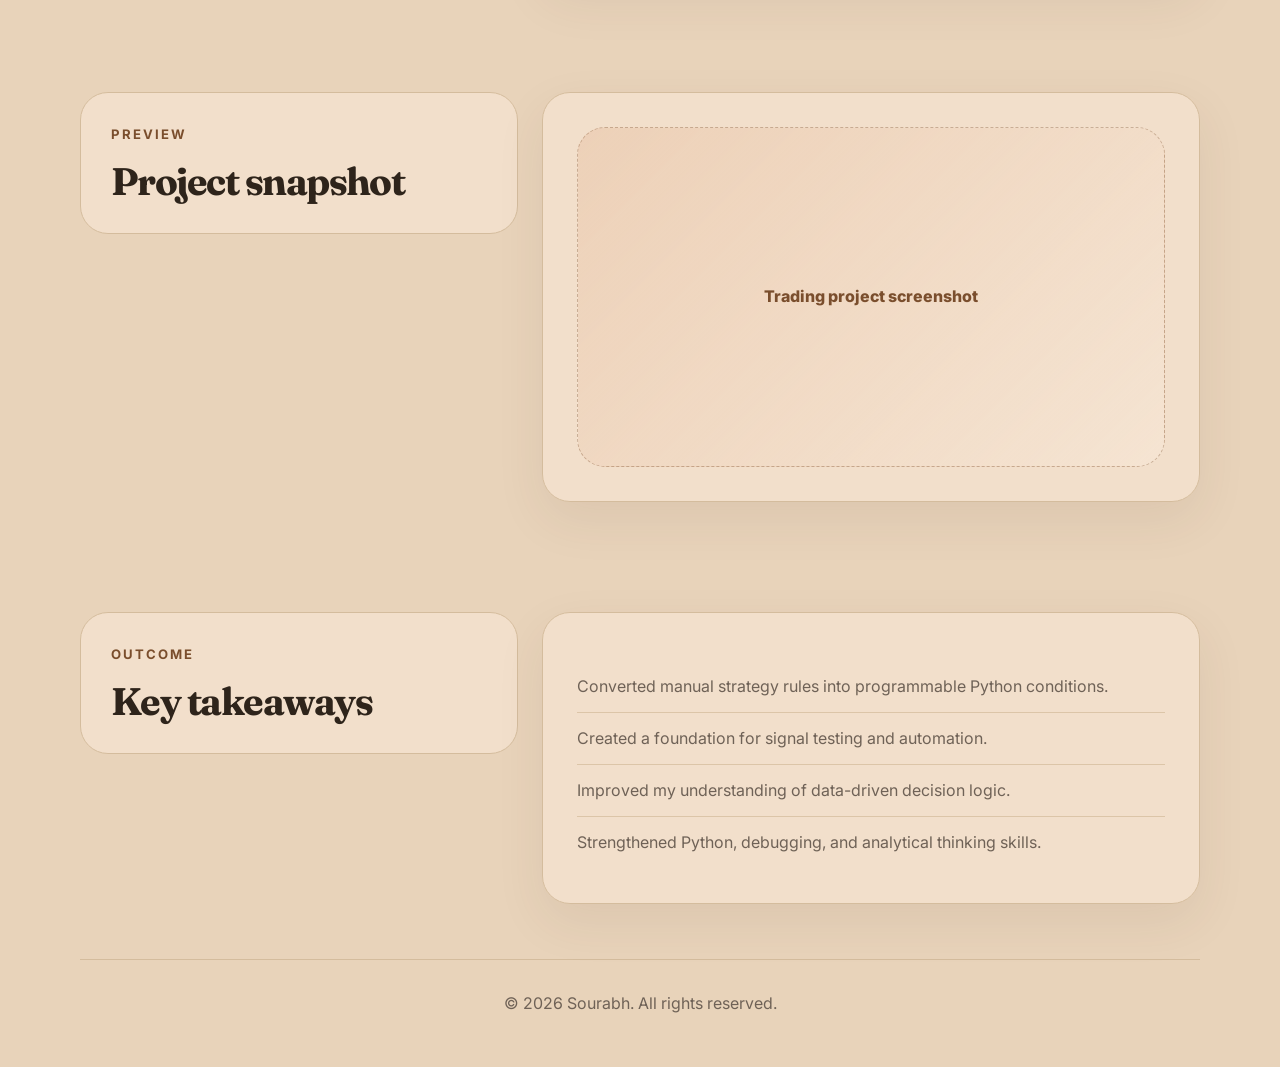
<file: projects/trading-strategy-automation.html>
<!DOCTYPE html>
<html lang="en">

<head>
    <meta charset="UTF-8" />
    <meta name="viewport" content="width=device-width, initial-scale=1.0" />
    <title>Trading Strategy Automation | Sourabh</title>
    <link rel="stylesheet" href="../css/style.css" />
</head>

<body>

    <header class="header">
        <nav class="navbar">
            <a href="../index.html#home" class="logo">Sourabh</a>

            <ul class="nav-links" id="navLinks">
                <li><a href="../index.html#home">Home</a></li>
                <li><a href="../index.html#about">About</a></li>
                <li><a href="../index.html#skills">Skills</a></li>
                <li><a href="../index.html#projects">Projects</a></li>
                <li><a href="../index.html#experience">Experience</a></li>
                <li><a href="../index.html#contact">Contact</a></li>
            </ul>

            <a href="../assets/resume/Sourabh_CV.pdf" class="nav-resume" download>Resume</a>

            <button class="menu-btn" id="menuBtn" aria-label="Open menu">
                <span></span><span></span><span></span>
            </button>
        </nav>
    </header>

    <main class="project-page-main">
        <section class="project-hero-page reveal">
            <a href="../index.html#projects" class="back-link">← Back to Projects</a>

            <div class="project-hero-card">
                <p class="eyebrow">Python Automation Project</p>
                <h1>Algorithmic Trading Strategy Automation</h1>
                <p>
                    A Python and Pine Script project focused on converting rule-based trading logic
                    into a structured automation workflow for signal analysis and historical testing.
                </p>

                <div class="project-meta">
                    <span>Python</span>
                    <span>Pine Script</span>
                    <span>Data Analysis</span>
                    <span>Automation</span>
                    <span>Backtesting Logic</span>
                </div>

                <div class="project-page-buttons">
                    <a href="https://github.com/GET-SOURABH" target="_blank" class="btn primary-btn">View GitHub</a>
                    <a href="../index.html#contact" class="btn secondary-btn">Contact Me</a>
                </div>
            </div>
        </section>

        <section class="case-section">
            <div class="case-grid">
                <div class="case-title reveal">
                    <p class="eyebrow">Overview</p>
                    <h2>Problem statement</h2>
                </div>

                <div class="case-content reveal">
                    <p>
                        Manual chart interpretation can be repetitive and inconsistent. The goal of this
                        project was to convert trading strategy rules into structured Python logic so that
                        signals could be analyzed more systematically.
                    </p>
                    <p>
                        This project demonstrates Python logic building, rule-based automation, data analysis,
                        and translating practical requirements into code.
                    </p>
                </div>
            </div>
        </section>

        <section class="case-section">
            <div class="case-grid">
                <div class="case-title reveal">
                    <p class="eyebrow">Process</p>
                    <h2>Automation workflow</h2>
                </div>

                <div class="case-content reveal">
                    <ul>
                        <li>Studied the existing Pine Script trading strategy conditions.</li>
                        <li>Converted rule-based candle and signal logic into Python.</li>
                        <li>Structured the code to reduce manual chart interpretation.</li>
                        <li>Tested the behavior of generated signals against historical price data.</li>
                        <li>Documented the logic, conditions, and limitations of the automation workflow.</li>
                    </ul>
                </div>
            </div>
        </section>

        <section class="case-section">
            <div class="case-grid">
                <div class="case-title reveal">
                    <p class="eyebrow">Preview</p>
                    <h2>Project snapshot</h2>
                </div>

                <div class="case-content reveal">
                    <div class="dashboard-placeholder">
                        Trading project screenshot
                    </div>
                </div>
            </div>
        </section>

        <section class="case-section">
            <div class="case-grid">
                <div class="case-title reveal">
                    <p class="eyebrow">Outcome</p>
                    <h2>Key takeaways</h2>
                </div>

                <div class="case-content reveal">
                    <ul>
                        <li>Converted manual strategy rules into programmable Python conditions.</li>
                        <li>Created a foundation for signal testing and automation.</li>
                        <li>Improved my understanding of data-driven decision logic.</li>
                        <li>Strengthened Python, debugging, and analytical thinking skills.</li>
                    </ul>
                </div>
            </div>
        </section>
    </main>

    <footer class="footer">
        <p>© 2026 Sourabh. All rights reserved.</p>
    </footer>

    <script src="../js/script.js"></script>
</body>

</html>
</file>
<file: css/style.css>
@import url('https://fonts.googleapis.com/css2?family=Fraunces:wght@600;700&family=Inter:wght@400;500;600;700&display=swap');

:root {
    --bg: #e8d3ba;
    --bg-soft: #f5e4d2;
    --text: #2e241b;
    --muted: #6f6257;
    --accent: #c87941;
    --accent-dark: #7a4e2d;
    --border: #d4bc9d;
    --card: rgba(245, 228, 210, 0.82);
    --shadow: 0 24px 70px rgba(78, 52, 32, 0.12);
    --radius: 28px;
}

* {
    margin: 0;
    padding: 0;
    box-sizing: border-box;
}

html {
    scroll-behavior: smooth;
}

body {
    font-family: "Inter", sans-serif;
    background:
        radial-gradient(circle at top left, rgba(200, 121, 65, 0.18), transparent 34%),
        radial-gradient(circle at 90% 20%, rgba(122, 78, 45, 0.10), transparent 28%),
        var(--bg);
    color: var(--text);
    line-height: 1.7;
    overflow-x: hidden;
}

a {
    text-decoration: none;
    color: inherit;
}

ul {
    list-style: none;
}

.section {
    width: min(1120px, 92%);
    margin: 0 auto;
    padding: 110px 0;
}

.eyebrow {
    color: var(--accent-dark);
    font-size: 0.82rem;
    font-weight: 700;
    letter-spacing: 0.15em;
    text-transform: uppercase;
    margin-bottom: 14px;
}

h1,
h2,
h3 {
    line-height: 1.15;
}

h1,
h2 {
    font-family: "Fraunces", serif;
}

h1 {
    font-size: clamp(2.6rem, 6vw, 5.8rem);
    letter-spacing: -0.05em;
}

h1 span {
    color: var(--accent);
}

h2 {
    font-size: clamp(2rem, 4vw, 3.4rem);
    letter-spacing: -0.04em;
}

h3 {
    font-size: 1.2rem;
}

p {
    color: var(--muted);
}

.header {
    position: fixed;
    top: 18px;
    left: 0;
    width: 100%;
    z-index: 1000;
    padding: 0 20px;
}

.navbar {
    width: min(1120px, 100%);
    margin: 0 auto;
    background: rgba(245, 228, 210, 0.74);
    backdrop-filter: blur(18px);
    border: 1px solid rgba(212, 188, 157, 0.85);
    border-radius: 999px;
    padding: 14px 18px 14px 24px;
    display: flex;
    align-items: center;
    justify-content: space-between;
    box-shadow: 0 14px 50px rgba(78, 52, 32, 0.10);
}

.logo {
    font-family: "Fraunces", serif;
    font-size: 1.35rem;
    font-weight: 700;
    color: var(--text);
}

.nav-links {
    display: flex;
    align-items: center;
    gap: 26px;
}

.nav-links a {
    color: var(--muted);
    font-size: 0.94rem;
    font-weight: 600;
    transition: 0.25s ease;
}

.nav-links a:hover {
    color: var(--accent-dark);
}

.nav-resume {
    background: var(--text);
    color: var(--bg-soft);
    padding: 10px 18px;
    border-radius: 999px;
    font-size: 0.9rem;
    font-weight: 700;
    transition: 0.25s ease;
}

.nav-resume:hover {
    background: var(--accent-dark);
    transform: translateY(-2px);
}

.menu-btn {
    display: none;
    width: 42px;
    height: 42px;
    border: none;
    background: var(--text);
    border-radius: 50%;
    cursor: pointer;
    align-items: center;
    justify-content: center;
    flex-direction: column;
    gap: 4px;
}

.menu-btn span {
    width: 18px;
    height: 2px;
    background: var(--bg-soft);
    border-radius: 999px;
    transition: 0.3s ease;
}

.hero {
    min-height: 100vh;
    padding-top: 170px;
    display: grid;
    grid-template-columns: 1.2fr 0.8fr;
    align-items: center;
    gap: 60px;
    position: relative;
}

.hero-bg-shape {
    position: absolute;
    border-radius: 999px;
    filter: blur(2px);
    z-index: -1;
}

.shape-one {
    width: 170px;
    height: 170px;
    background: rgba(200, 121, 65, 0.18);
    top: 22%;
    right: 12%;
}

.shape-two {
    width: 90px;
    height: 90px;
    background: rgba(122, 78, 45, 0.12);
    bottom: 16%;
    left: 8%;
}

.hero-text {
    font-size: 1.1rem;
    max-width: 650px;
    margin-top: 24px;
}

.hero-buttons {
    display: flex;
    gap: 14px;
    flex-wrap: wrap;
    margin-top: 34px;
}

.btn {
    display: inline-flex;
    align-items: center;
    justify-content: center;
    padding: 13px 22px;
    border-radius: 999px;
    font-weight: 700;
    transition: 0.25s ease;
}

.primary-btn {
    background: var(--accent);
    color: white;
    box-shadow: 0 16px 36px rgba(200, 121, 65, 0.26);
}

.primary-btn:hover {
    background: var(--accent-dark);
    transform: translateY(-3px);
}

.secondary-btn {
    border: 1px solid var(--border);
    background: rgba(245, 228, 210, 0.7);
    color: var(--text);
}

.secondary-btn:hover {
    border-color: var(--accent);
    transform: translateY(-3px);
}

.hero-stats {
    display: flex;
    gap: 18px;
    flex-wrap: wrap;
    margin-top: 46px;
}

.hero-stats div {
    background: rgba(245, 228, 210, 0.7);
    border: 1px solid var(--border);
    border-radius: 22px;
    padding: 18px 22px;
    min-width: 145px;
}

.hero-stats strong {
    display: block;
    font-size: 1.6rem;
    color: var(--text);
}

.hero-stats span {
    color: var(--muted);
    font-size: 0.88rem;
}

.profile-card {
    background: var(--card);
    border: 1px solid var(--border);
    box-shadow: var(--shadow);
    border-radius: 36px;
    padding: 22px;
    transform: rotate(2deg);
    transition: 0.35s ease;
}

.profile-card:hover {
    transform: rotate(0deg) translateY(-8px);
}

.profile-image-wrap {
    width: 100%;
    aspect-ratio: 1 / 1.05;
    background:
        linear-gradient(145deg, rgba(200, 121, 65, 0.22), rgba(245, 228, 210, 0.4)),
        var(--bg-soft);
    border-radius: 28px;
    overflow: hidden;
    display: grid;
    place-items: center;
}

.profile-image-wrap img {
    width: 100%;
    height: 100%;
    object-fit: cover;
}

.profile-placeholder {
    width: 100%;
    height: 100%;
    display: none;
    place-items: center;
    font-family: "Fraunces", serif;
    font-size: 7rem;
    color: var(--accent-dark);
}

.profile-info {
    padding: 22px 4px 12px;
}

.profile-info h2 {
    font-size: 2rem;
}

.mini-tags {
    display: flex;
    flex-wrap: wrap;
    gap: 8px;
}

.mini-tags span,
.project-tags span {
    font-size: 0.78rem;
    font-weight: 700;
    color: var(--accent-dark);
    background: rgba(200, 121, 65, 0.12);
    border: 1px solid rgba(200, 121, 65, 0.20);
    padding: 7px 10px;
    border-radius: 999px;
}

.section-heading {
    max-width: 780px;
    margin-bottom: 44px;
}

.about-grid {
    display: grid;
    grid-template-columns: 1.2fr 0.8fr;
    gap: 26px;
}

.about-text,
.about-card,
.skill-card,
.project-card,
.timeline-content,
.resume-cta,
.contact-card {
    background: rgba(245, 228, 210, 0.72);
    border: 1px solid var(--border);
    border-radius: var(--radius);
    box-shadow: 0 18px 50px rgba(78, 52, 32, 0.08);
}

.about-text,
.about-card {
    padding: 34px;
}

.about-text p+p {
    margin-top: 18px;
}

.about-card h3 {
    margin-bottom: 18px;
}

.about-card li {
    color: var(--muted);
    padding: 10px 0;
    border-bottom: 1px solid rgba(212, 188, 157, 0.7);
}

.about-card li:last-child {
    border-bottom: none;
}

.skills-grid,
.projects-grid,
.contact-grid {
    display: grid;
    grid-template-columns: repeat(4, 1fr);
    gap: 22px;
}

.skill-card {
    padding: 28px;
    transition: 0.3s ease;
}

.skill-card:hover,
.project-card:hover,
.contact-card:hover {
    transform: translateY(-8px);
    box-shadow: 0 28px 70px rgba(78, 52, 32, 0.13);
}

.skill-card:hover {
    border-color: var(--accent);
    background: var(--bg-soft);
}

.skill-card h3 {
    margin-bottom: 14px;
    transition: color 0.3s ease;
}

.skill-card:hover h3 {
    color: var(--accent-dark);
}

.projects-grid {
    grid-template-columns: repeat(2, 1fr);
}

.project-card {
    overflow: hidden;
    transition: 0.3s ease;
}

.project-image {
    min-height: 220px;
    display: flex;
    align-items: flex-end;
    padding: 22px;
    background: var(--bg-soft);
}

.project-image span {
    background: rgba(46, 36, 27, 0.86);
    color: white;
    padding: 8px 13px;
    border-radius: 999px;
    font-size: 0.8rem;
    font-weight: 700;
}

.project-one {
    background: linear-gradient(135deg, #f4d6b8, #fff6e8);
}

.project-two {
    background: linear-gradient(135deg, #ead1c0, #fff9f0);
}

.project-three {
    background: linear-gradient(135deg, #e9c7a4, #fff2de);
}

.project-four {
    background: linear-gradient(135deg, #d9b18f, #fff6eb);
}

.project-content {
    padding: 28px;
}

.project-content p {
    margin: 14px 0 18px;
}

.project-tags {
    display: flex;
    flex-wrap: wrap;
    gap: 8px;
}

.project-links {
    margin-top: 22px;
    display: flex;
    gap: 16px;
    flex-wrap: wrap;
}

.project-links a {
    font-weight: 800;
    color: var(--accent-dark);
}

/* Make the whole project card clickable via its primary link */
.project-links a:first-child::after {
    content: "";
    position: absolute;
    inset: 0;
    z-index: 1;
}

/* Ensure secondary links (e.g., GitHub) remain clickable above the card overlay */
.project-links a:not(:first-child) {
    position: relative;
    z-index: 2;
}

.timeline {
    position: relative;
    display: grid;
    gap: 26px;
}

.timeline-item {
    display: grid;
    grid-template-columns: 28px 1fr;
    gap: 18px;
}

.timeline-dot {
    width: 18px;
    height: 18px;
    background: var(--accent);
    border: 5px solid var(--bg-soft);
    border-radius: 50%;
    margin-top: 34px;
    box-shadow: 0 0 0 1px var(--border);
}

.timeline-content {
    padding: 30px;
}

.timeline-date {
    font-size: 0.88rem;
    color: var(--accent-dark);
    font-weight: 800;
    margin-bottom: 8px;
}

.timeline-content h3 {
    margin-bottom: 10px;
}

.resume-cta {
    display: flex;
    align-items: center;
    justify-content: space-between;
    gap: 28px;
    padding: 42px;
}

.resume-cta p {
    margin-top: 10px;
}

.contact-grid {
    grid-template-columns: repeat(3, 1fr);
}

.contact-card {
    padding: 30px;
    transition: 0.3s ease;
}

.contact-card span {
    display: flex;
    align-items: center;
    gap: 8px;
    color: var(--muted);
    margin-bottom: 8px;
}

.contact-card span svg {
    font-size: 1.15rem;
    flex-shrink: 0;
}

.contact-card strong {
    color: var(--text);
    word-break: break-word;
}

.footer {
    width: min(1120px, 92%);
    margin: 0 auto;
    padding: 30px 0 50px;
    text-align: center;
    border-top: 1px solid var(--border);
}

/* Scroll animation */
.reveal {
    opacity: 0;
    transform: translateY(34px);
    transition: 0.8s ease;
}

.reveal.active {
    opacity: 1;
    transform: translateY(0);
}

/* Mobile */
@media (max-width: 920px) {

    .nav-links,
    .nav-resume {
        display: none;
    }

    .menu-btn {
        display: flex;
    }

    .nav-links.active {
        display: flex;
        position: absolute;
        top: 76px;
        left: 20px;
        right: 20px;
        flex-direction: column;
        background: rgba(245, 228, 210, 0.96);
        border: 1px solid var(--border);
        border-radius: 26px;
        padding: 24px;
        box-shadow: var(--shadow);
    }

    .hero {
        grid-template-columns: 1fr;
        padding-top: 150px;
    }

    .hero-card {
        max-width: 420px;
    }

    .about-grid,
    .skills-grid,
    .projects-grid,
    .contact-grid {
        grid-template-columns: 1fr;
    }

    .resume-cta {
        flex-direction: column;
        align-items: flex-start;
    }
}

@media (max-width: 560px) {
    .section {
        width: min(100% - 34px, 1120px);
        padding: 78px 0;
    }

    .header {
        top: 12px;
        padding: 0 12px;
    }

    .navbar {
        padding: 12px 14px 12px 18px;
    }

    .hero {
        padding-top: 130px;
    }

    .hero-buttons,
    .hero-stats {
        width: 100%;
    }

    .btn,
    .hero-stats div {
        width: 100%;
    }

    .hero-stats div {
        text-align: center;
    }

    .about-text,
    .about-card,
    .skill-card,
    .project-content,
    .timeline-content,
    .resume-cta,
    .contact-card {
        padding: 24px;
    }
}



.project-page-main {
    padding-top: 120px;
}

.project-hero-page {
    width: min(1120px, 92%);
    margin: 0 auto;
    padding: 80px 0 50px;
}

.project-hero-card {
    background: rgba(245, 228, 210, 0.82);
    border: 1px solid var(--border);
    border-radius: 36px;
    padding: 48px;
    box-shadow: var(--shadow);
}

.project-hero-card h1 {
    max-width: 900px;
    margin-bottom: 22px;
}

.project-hero-card p {
    max-width: 760px;
    font-size: 1.05rem;
}

.project-meta {
    display: flex;
    flex-wrap: wrap;
    gap: 10px;
    margin: 28px 0;
}

.project-meta span {
    background: rgba(200, 121, 65, 0.12);
    border: 1px solid rgba(200, 121, 65, 0.22);
    color: var(--accent-dark);
    padding: 8px 13px;
    border-radius: 999px;
    font-size: 0.82rem;
    font-weight: 800;
}

.case-section {
    width: min(1120px, 92%);
    margin: 0 auto;
    padding: 55px 0;
}

.case-grid {
    display: grid;
    grid-template-columns: 0.8fr 1.2fr;
    gap: 24px;
    align-items: start;
}

.case-title {
    background: rgba(245, 228, 210, 0.72);
    border: 1px solid var(--border);
    border-radius: 28px;
    padding: 30px;
    position: sticky;
    top: 120px;
}

.case-title h2 {
    font-size: clamp(1.7rem, 3vw, 2.5rem);
}

.case-content {
    background: rgba(245, 228, 210, 0.72);
    border: 1px solid var(--border);
    border-radius: 28px;
    padding: 34px;
    box-shadow: 0 18px 50px rgba(78, 52, 32, 0.08);
}

.case-content p+p {
    margin-top: 16px;
}

.case-content ul {
    list-style: none;
    margin-top: 14px;
}

.case-content li {
    color: var(--muted);
    padding: 12px 0;
    border-bottom: 1px solid rgba(212, 188, 157, 0.75);
}

.case-content li:last-child {
    border-bottom: none;
}

.dashboard-placeholder {
    min-height: 340px;
    border-radius: 28px;
    background:
        linear-gradient(135deg, rgba(200, 121, 65, 0.18), rgba(245, 228, 210, 0.9)),
        var(--bg-soft);
    border: 1px dashed rgba(122, 78, 45, 0.35);
    display: grid;
    place-items: center;
    text-align: center;
    padding: 30px;
    color: var(--accent-dark);
    font-weight: 800;
}

.back-link {
    display: inline-flex;
    margin-bottom: 24px;
    color: var(--accent-dark);
    font-weight: 800;
}

.project-page-buttons {
    display: flex;
    flex-wrap: wrap;
    gap: 14px;
    margin-top: 30px;
}

@media (max-width: 820px) {
    .project-hero-card {
        padding: 32px;
    }

    .case-grid {
        grid-template-columns: 1fr;
    }

    .case-title {
        position: static;
    }
}

@media (max-width: 560px) {
    .project-page-main {
        padding-top: 95px;
    }

    .project-hero-page {
        width: min(100% - 34px, 1120px);
        padding-top: 60px;
    }

    .case-section {
        width: min(100% - 34px, 1120px);
    }

    .project-hero-card,
    .case-title,
    .case-content {
        padding: 24px;
    }
}

/* Stronger hover effect for Featured Project cards */
.projects .project-card {
    position: relative;
    cursor: pointer;
    transition:
        transform 0.35s ease,
        box-shadow 0.35s ease,
        border-color 0.35s ease;
    will-change: transform;
}

.projects .project-card:hover {
    transform: translateY(-18px) scale(1.025);
    border-color: rgba(200, 121, 65, 0.35);
    box-shadow: 0 34px 85px rgba(78, 52, 32, 0.18);
}

.projects .project-card .project-image {
    transition:
        transform 0.35s ease,
        filter 0.35s ease,
        background-position 0.35s ease;
    background-size: 150% 150%;
}

.projects .project-card:hover .project-image {
    transform: scale(1.035);
    filter: saturate(1.08);
    background-position: right center;
}

.projects .project-card h3 {
    transition: color 0.3s ease;
}

.projects .project-card:hover h3 {
    color: var(--accent-dark);
}

.projects .project-card:hover .project-links a {
    color: var(--accent);
}



/* Softer hover effect for Featured Project cards */
.projects .project-card {
    position: relative;
    cursor: pointer;
    transition:
        transform 0.35s ease,
        box-shadow 0.35s ease,
        border-color 0.35s ease;
    will-change: transform;
}

.projects .project-card:hover {
    transform: translateY(-10px) scale(1.01);
    border-color: rgba(200, 121, 65, 0.32);
    box-shadow: 0 24px 60px rgba(78, 52, 32, 0.15);
}

.projects .project-card .project-image {
    transition:
        transform 0.35s ease,
        filter 0.35s ease,
        background-position 0.35s ease;
    background-size: 150% 150%;
}

.projects .project-card:hover .project-image {
    transform: scale(1.01);
    filter: saturate(1.04);
    background-position: right center;
}

.projects .project-card h3 {
    transition: color 0.3s ease;
}

.projects .project-card:hover h3 {
    color: var(--accent-dark);
}

.projects .project-card:hover .project-links a {
    color: var(--accent);
}


/* Softer hover effect for Skills cards */
.skills .skill-card {
    position: relative;
    cursor: pointer;
    transition:
        transform 0.35s ease,
        box-shadow 0.35s ease,
        border-color 0.35s ease,
        background 0.35s ease;
    will-change: transform;
}

.skills .skill-card:hover {
    transform: translateY(-10px) scale(1.01);
    border-color: rgba(200, 121, 65, 0.32);
    box-shadow: 0 24px 60px rgba(78, 52, 32, 0.15);
    background: rgba(245, 228, 210, 0.92);
}

.skills .skill-card h3 {
    transition: color 0.3s ease;
}

.skills .skill-card:hover h3 {
    color: var(--accent-dark);
}



/* Softer hover effect for Contact cards */
.contact .contact-card {
    position: relative;
    cursor: pointer;
    transition:
        transform 0.35s ease,
        box-shadow 0.35s ease,
        border-color 0.35s ease,
        background 0.35s ease;
    will-change: transform;
}

.contact .contact-card:hover {
    transform: translateY(-10px) scale(1.01);
    border-color: rgba(200, 121, 65, 0.32);
    box-shadow: 0 24px 60px rgba(78, 52, 32, 0.15);
    background: rgba(245, 228, 210, 0.92);
}

.contact .contact-card span,
.contact .contact-card strong {
    transition: color 0.3s ease;
}

.contact .contact-card:hover span {
    color: var(--accent-dark);
}

.contact .contact-card:hover strong {
    color: var(--accent);
}
</file>
